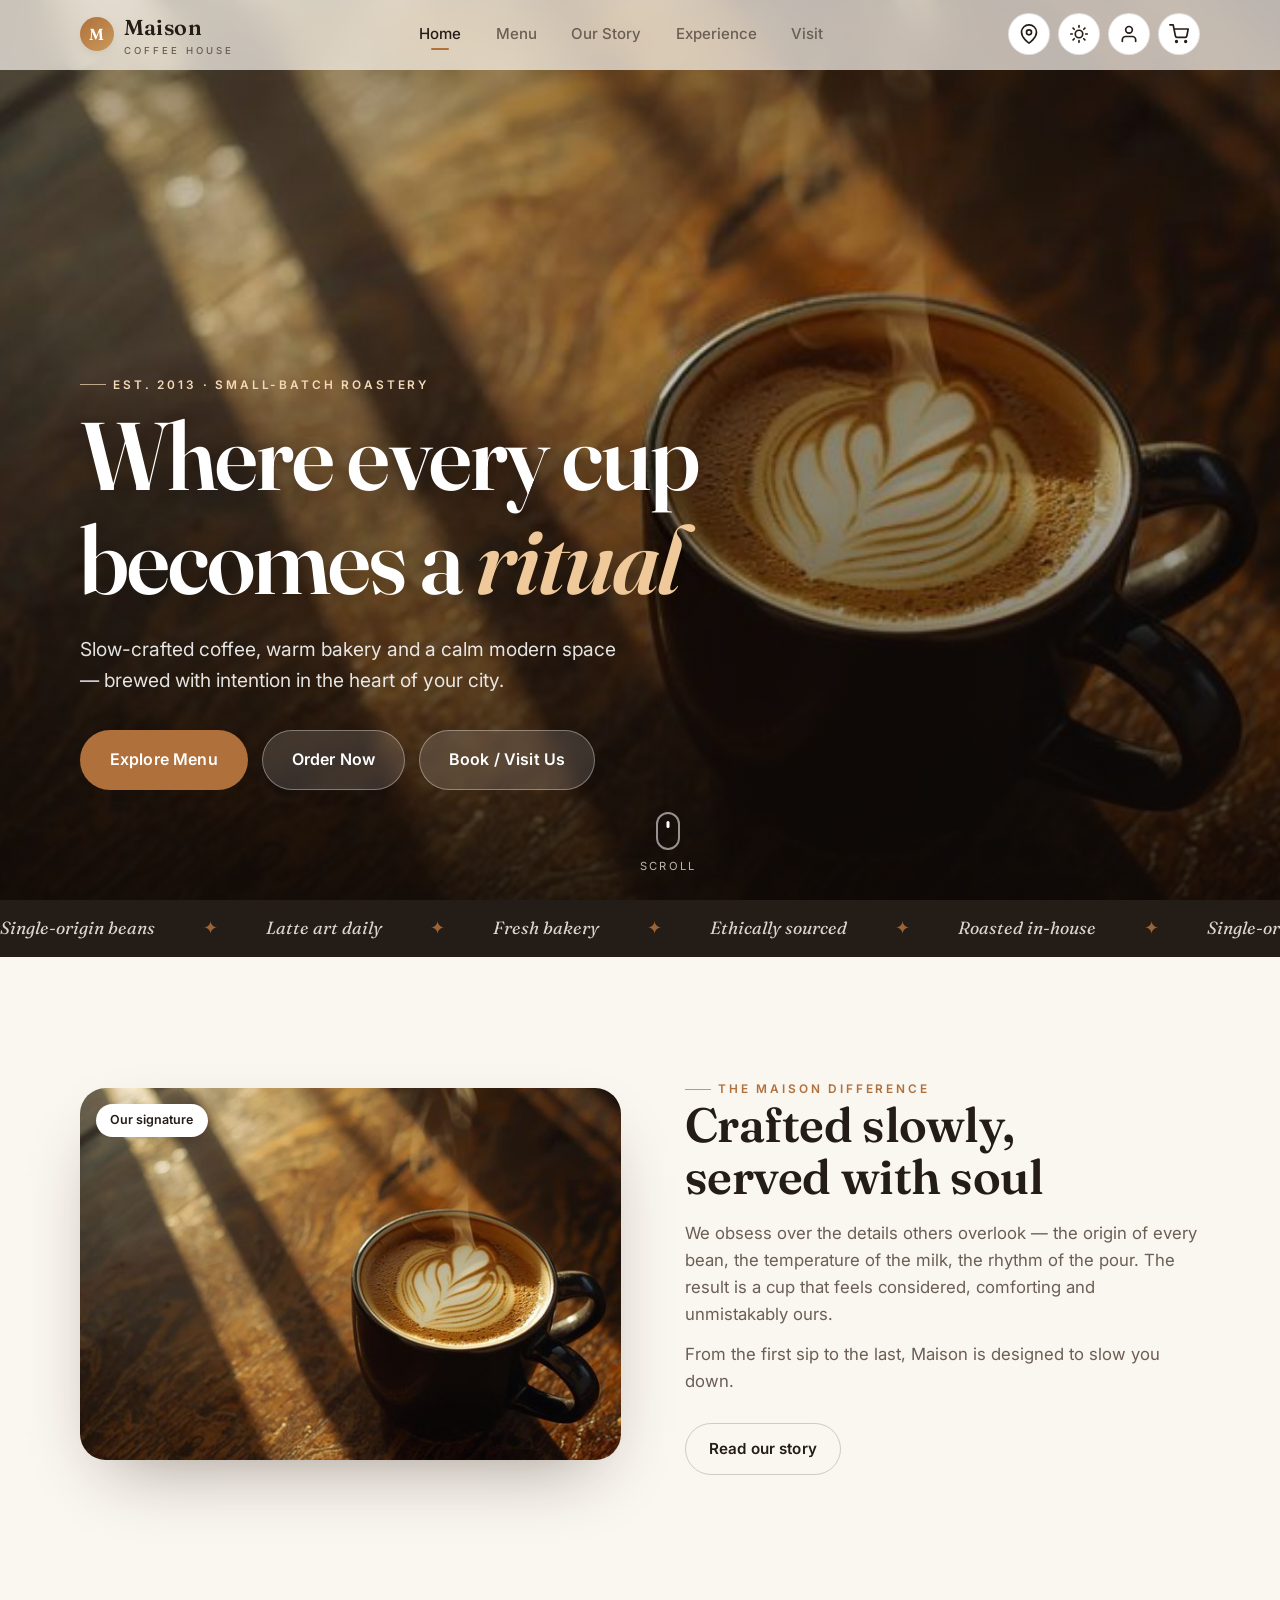
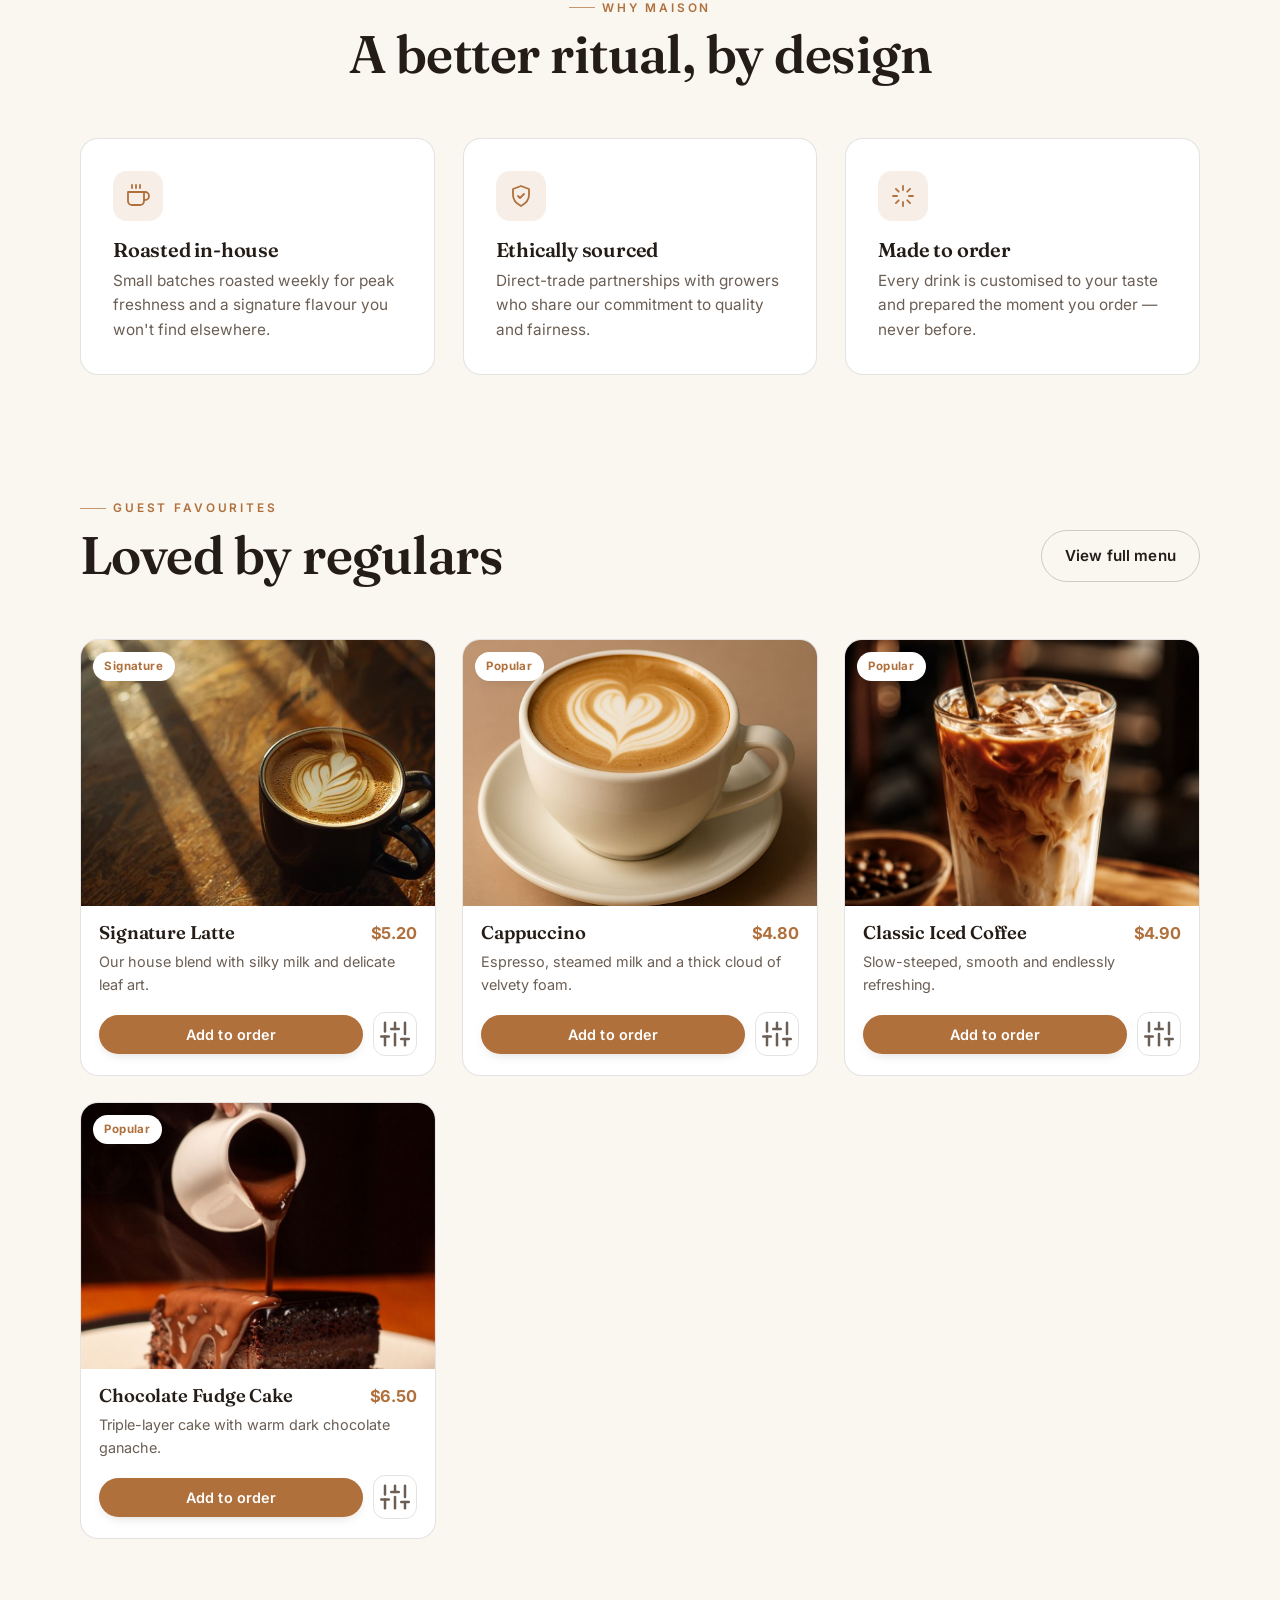
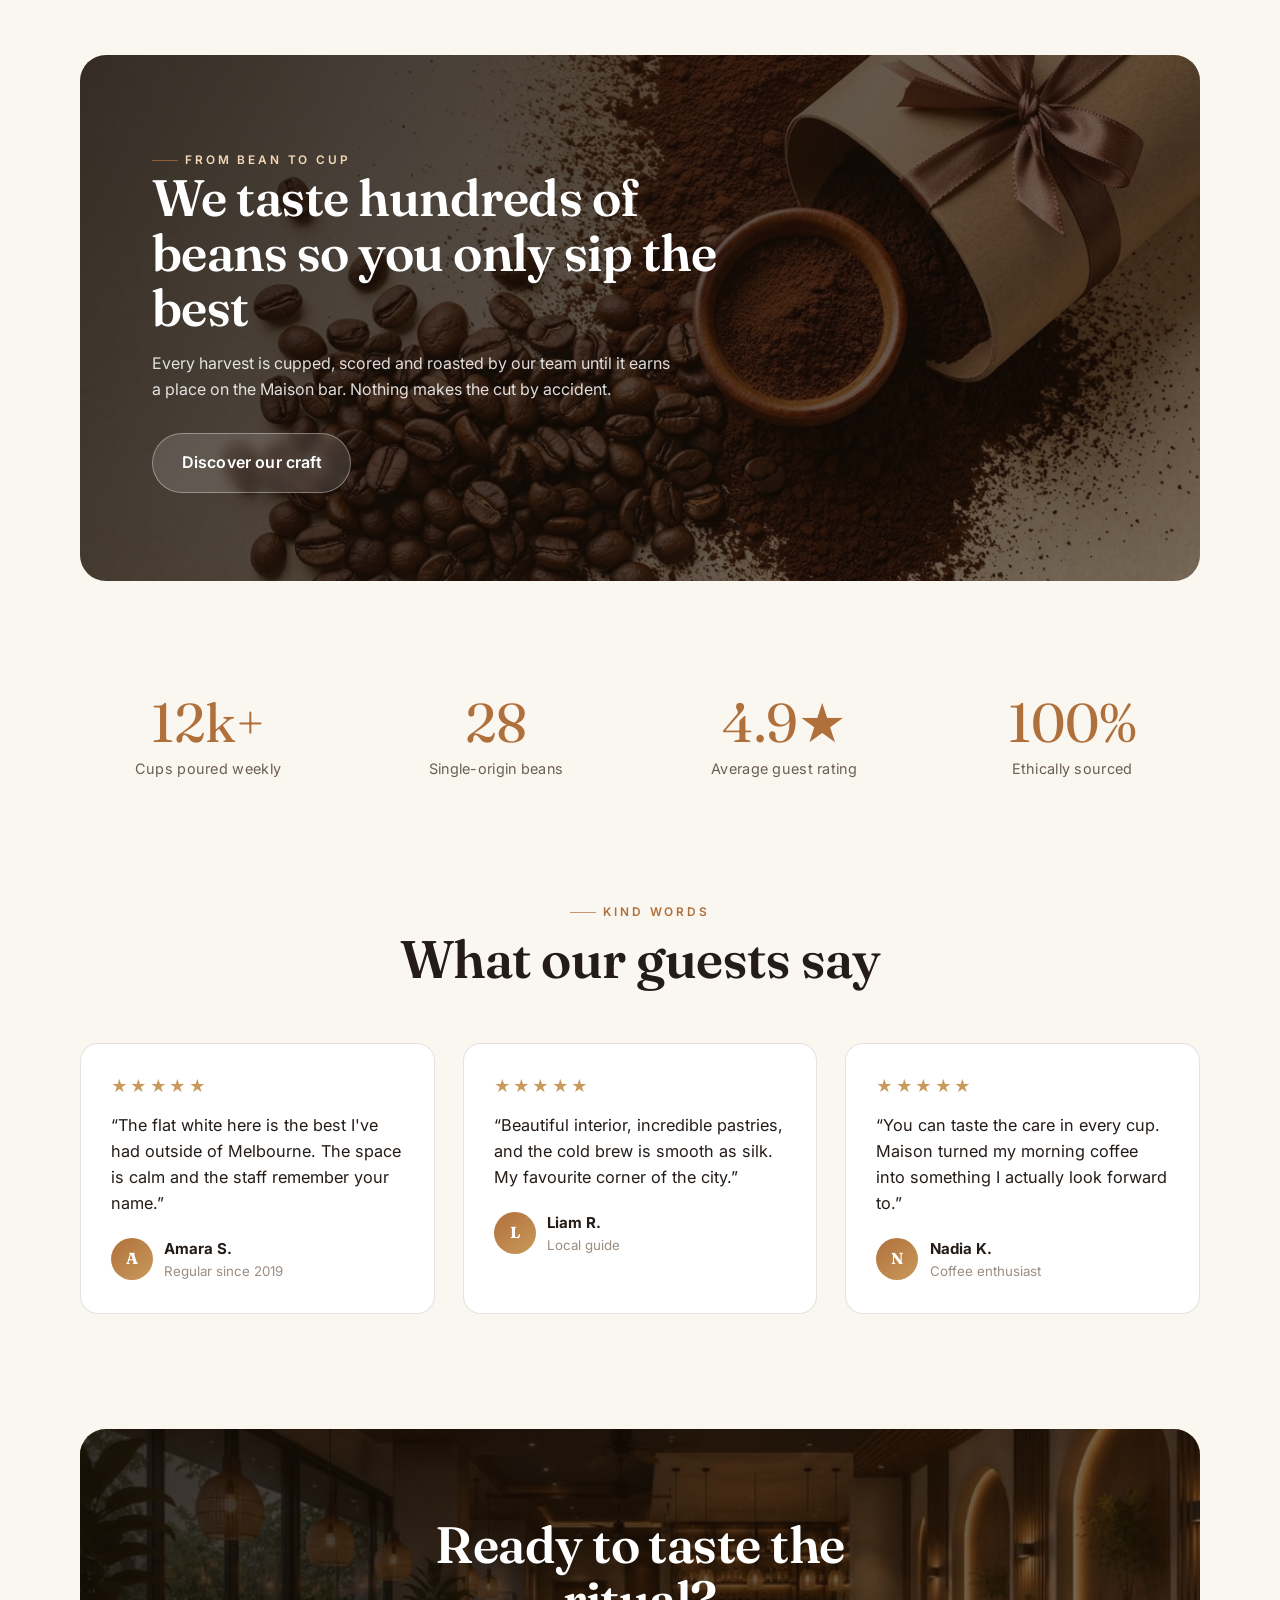
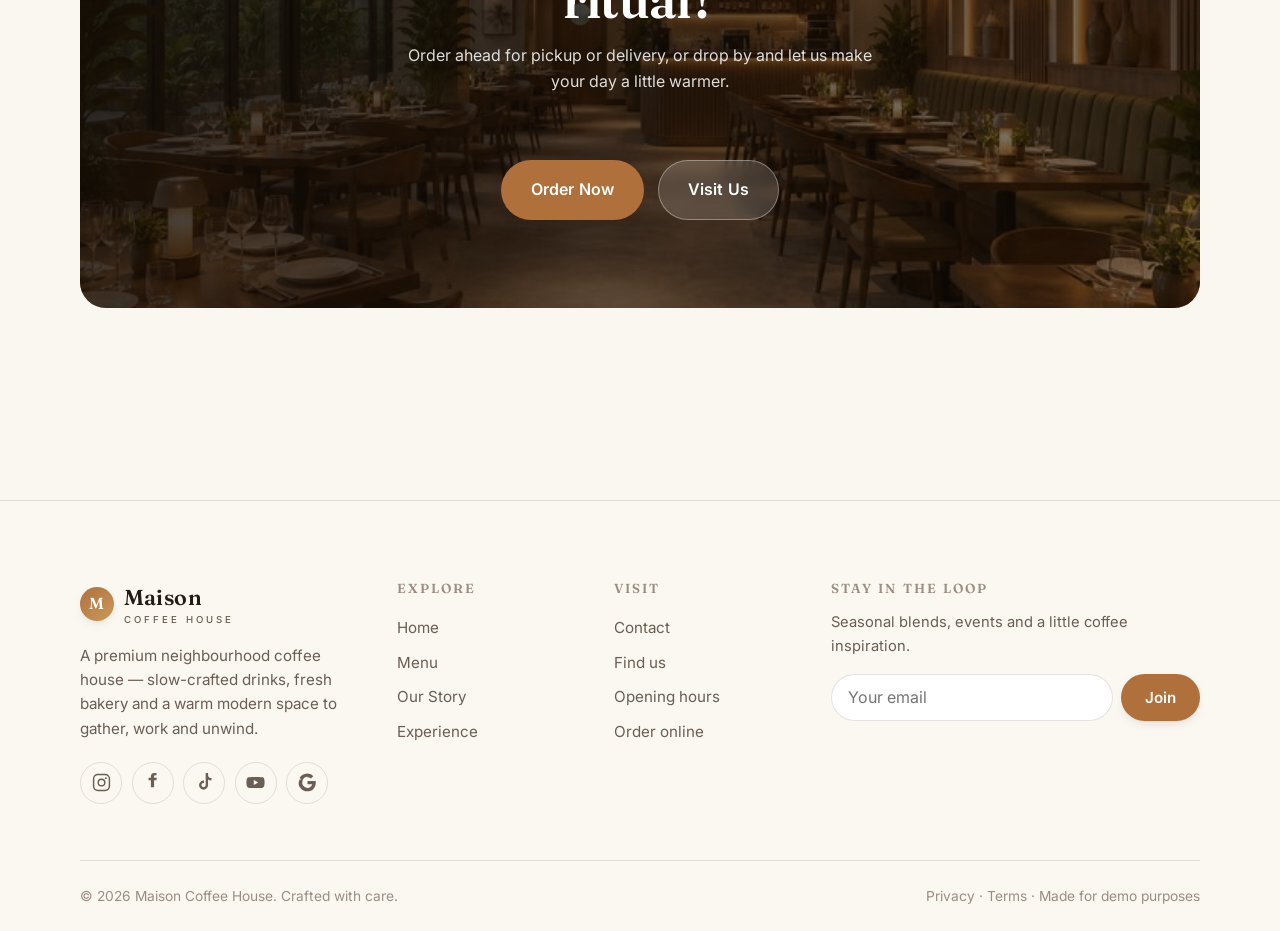
<file: index.html>
<!DOCTYPE html>
<html lang="en" data-theme="light">
<head>
<meta charset="UTF-8">
<meta name="viewport" content="width=device-width, initial-scale=1, viewport-fit=cover">
<title>Maison — Premium Coffee House</title>
<meta name="description" content="Maison is a premium neighbourhood café serving artfully crafted coffee, fresh bakery and a warm, modern space to gather.">
<meta name="theme-color" content="#faf6f0" media="(prefers-color-scheme: light)">
<meta name="theme-color" content="#14100d" media="(prefers-color-scheme: dark)">
<script>
  // No-flash theme: apply before first paint
  (function(){try{var t=JSON.parse(localStorage.getItem('maison-theme'));if(t==='dark'||t==='light')document.documentElement.setAttribute('data-theme',t);}catch(e){}})();
</script>
<link rel="preconnect" href="https://fonts.googleapis.com">
<link rel="preconnect" href="https://fonts.gstatic.com" crossorigin>
<link href="https://fonts.googleapis.com/css2?family=Fraunces:ital,opsz,wght@0,9..144,400;0,9..144,500;0,9..144,600;1,9..144,400;1,9..144,500&family=Inter:wght@400;500;600;700&display=swap" rel="stylesheet">
<link rel="preload" as="video" href="assets/video/hero-desktop.mp4">
<link rel="stylesheet" href="css/styles.css">
</head>
<body>

<!-- ============ HEADER ============ -->
<header class="site-header" id="header">
  <nav class="nav">
    <a href="index.html" class="brand" aria-label="Maison home">
      <span class="mark">M</span>
      <span>Maison<small>Coffee House</small></span>
    </a>
    <div class="nav-links">
      <a href="index.html" class="active">Home</a>
      <a href="menu.html">Menu</a>
      <a href="about.html">Our Story</a>
      <a href="experience.html">Experience</a>
      <a href="contact.html">Visit</a>
    </div>
    <div class="nav-actions">
      <button class="icon-btn" data-open-loc title="Location" aria-label="Choose location">
        <svg viewBox="0 0 24 24" fill="none" stroke="currentColor" stroke-width="2" stroke-linecap="round" stroke-linejoin="round"><path d="M21 10c0 7-9 13-9 13s-9-6-9-13a9 9 0 0 1 18 0Z"/><circle cx="12" cy="10" r="3"/></svg>
      </button>
      <button class="icon-btn theme-toggle" id="themeToggle" title="Toggle theme" aria-label="Toggle dark mode">
        <span class="sun"><svg viewBox="0 0 24 24" fill="none" stroke="currentColor" stroke-width="2" stroke-linecap="round"><circle cx="12" cy="12" r="4.5"/><path d="M12 2v2M12 20v2M4.9 4.9l1.4 1.4M17.7 17.7l1.4 1.4M2 12h2M20 12h2M4.9 19.1l1.4-1.4M17.7 6.3l1.4-1.4"/></svg></span>
        <span class="moon"><svg viewBox="0 0 24 24" fill="currentColor"><path d="M21 12.8A9 9 0 1 1 11.2 3a7 7 0 0 0 9.8 9.8Z"/></svg></span>
      </button>
      <button class="icon-btn" data-open-auth="signin" title="Account" aria-label="Sign in">
        <svg viewBox="0 0 24 24" fill="none" stroke="currentColor" stroke-width="2" stroke-linecap="round" stroke-linejoin="round"><path d="M20 21v-2a4 4 0 0 0-4-4H8a4 4 0 0 0-4 4v2"/><circle cx="12" cy="7" r="4"/></svg>
      </button>
      <button class="icon-btn cart-btn" data-open-cart title="Your order" aria-label="Open order">
        <svg viewBox="0 0 24 24" fill="none" stroke="currentColor" stroke-width="2" stroke-linecap="round" stroke-linejoin="round"><circle cx="9" cy="21" r="1"/><circle cx="20" cy="21" r="1"/><path d="M1 1h4l2.7 13.4a2 2 0 0 0 2 1.6h9.7a2 2 0 0 0 2-1.6L23 6H6"/></svg>
        <span class="cart-count">0</span>
      </button>
      <button class="icon-btn hamburger" id="hamburger" aria-label="Menu" aria-expanded="false">
        <svg viewBox="0 0 24 24" fill="none" stroke="currentColor" stroke-width="2" stroke-linecap="round"><path d="M3 6h18M3 12h18M3 18h18"/></svg>
      </button>
    </div>
  </nav>
</header>

<!-- mobile nav -->
<div class="mobile-nav" id="mobileNav">
  <a href="index.html">Home</a>
  <a href="menu.html">Menu</a>
  <a href="about.html">Our Story</a>
  <a href="experience.html">Experience</a>
  <a href="contact.html">Visit</a>
  <div class="mnav-foot">
    <a href="menu.html" class="btn btn-primary">Order Now</a>
    <button class="btn btn-ghost" data-open-loc><span data-loc-text>Set location</span></button>
  </div>
</div>

<main>
  <!-- ============ HERO ============ -->
  <section class="hero">
    <div class="hero-media">
      <video class="v-desktop" autoplay muted loop playsinline preload="auto" poster="assets/img/hero-latte.jpg">
        <source src="assets/video/hero-desktop.mp4" type="video/mp4">
      </video>
      <video class="v-mobile" autoplay muted loop playsinline preload="auto" poster="assets/img/hero-latte.jpg">
        <source src="assets/video/hero-mobile.mp4" type="video/mp4">
      </video>
    </div>
    <div class="hero-inner">
      <span class="eyebrow reveal">Est. 2013 · Small-batch roastery</span>
      <h1 class="reveal" data-delay="1">Where every cup<br>becomes a <em>ritual</em></h1>
      <p class="hero-sub reveal" data-delay="2">Slow-crafted coffee, warm bakery and a calm modern space — brewed with intention in the heart of your city.</p>
      <div class="hero-cta reveal" data-delay="3">
        <a href="menu.html" class="btn btn-primary btn-lg">Explore Menu</a>
        <a href="menu.html" class="btn btn-light btn-lg" data-open-cart-hint>Order Now</a>
        <a href="contact.html" class="btn btn-light btn-lg">Book / Visit Us</a>
      </div>
    </div>
    <div class="scroll-hint reveal" data-delay="4"><span class="mouse"></span>Scroll</div>
  </section>

  <!-- marquee strip -->
  <div class="strip" aria-hidden="true">
    <div class="marquee">
      <span>Single-origin beans</span><span>Latte art daily</span><span>Fresh bakery</span><span>Ethically sourced</span><span>Roasted in-house</span>
      <span>Single-origin beans</span><span>Latte art daily</span><span>Fresh bakery</span><span>Ethically sourced</span><span>Roasted in-house</span>
    </div>
  </div>

  <!-- ============ FEATURE / INTRO ============ -->
  <section class="section">
    <div class="container">
      <div class="feature">
        <div class="feature-media reveal">
          <span class="tag">Our signature</span>
          <img src="assets/img/hero-latte.jpg" alt="Signature latte with leaf art on a wooden table" loading="lazy" decoding="async">
        </div>
        <div>
          <span class="eyebrow reveal">The Maison difference</span>
          <h2 class="reveal" data-delay="1">Crafted slowly,<br>served with soul</h2>
          <p class="reveal" data-delay="2">We obsess over the details others overlook — the origin of every bean, the temperature of the milk, the rhythm of the pour. The result is a cup that feels considered, comforting and unmistakably ours.</p>
          <p class="reveal" data-delay="3" style="margin-top:.8rem">From the first sip to the last, Maison is designed to slow you down.</p>
          <a href="about.html" class="btn btn-ghost reveal" data-delay="3">Read our story</a>
        </div>
      </div>
    </div>
  </section>

  <!-- ============ VALUES ============ -->
  <section class="section" style="padding-top:0">
    <div class="container">
      <div class="section-head text-center mx-auto">
        <span class="eyebrow reveal">Why Maison</span>
        <h2 class="reveal" data-delay="1">A better ritual, by design</h2>
      </div>
      <div class="grid grid-3">
        <div class="value-card reveal">
          <div class="ic"><svg viewBox="0 0 24 24" fill="none" stroke="currentColor" stroke-width="1.8" stroke-linecap="round" stroke-linejoin="round"><path d="M18 8h1a4 4 0 0 1 0 8h-1"/><path d="M2 8h16v9a4 4 0 0 1-4 4H6a4 4 0 0 1-4-4Z"/><path d="M6 1v3M10 1v3M14 1v3"/></svg></div>
          <h3>Roasted in-house</h3>
          <p>Small batches roasted weekly for peak freshness and a signature flavour you won't find elsewhere.</p>
        </div>
        <div class="value-card reveal" data-delay="1">
          <div class="ic"><svg viewBox="0 0 24 24" fill="none" stroke="currentColor" stroke-width="1.8" stroke-linecap="round" stroke-linejoin="round"><path d="M12 2 4 5v6c0 5 3.4 8.5 8 11 4.6-2.5 8-6 8-11V5l-8-3Z"/><path d="m9 12 2 2 4-4"/></svg></div>
          <h3>Ethically sourced</h3>
          <p>Direct-trade partnerships with growers who share our commitment to quality and fairness.</p>
        </div>
        <div class="value-card reveal" data-delay="2">
          <div class="ic"><svg viewBox="0 0 24 24" fill="none" stroke="currentColor" stroke-width="1.8" stroke-linecap="round" stroke-linejoin="round"><path d="M12 2v4M12 18v4M4.9 4.9l2.8 2.8M16.3 16.3l2.8 2.8M2 12h4M18 12h4M4.9 19.1l2.8-2.8M16.3 7.7l2.8-2.8"/></svg></div>
          <h3>Made to order</h3>
          <p>Every drink is customised to your taste and prepared the moment you order — never before.</p>
        </div>
      </div>
    </div>
  </section>

  <!-- ============ FEATURED MENU RAIL ============ -->
  <section class="section" style="padding-top:0">
    <div class="container">
      <div class="section-head" style="display:flex;justify-content:space-between;align-items:flex-end;max-width:none;gap:1rem;flex-wrap:wrap">
        <div>
          <span class="eyebrow reveal">Guest favourites</span>
          <h2 class="reveal" data-delay="1">Loved by regulars</h2>
        </div>
        <a href="menu.html" class="btn btn-ghost reveal" data-delay="2">View full menu</a>
      </div>
      <div class="menu-grid" id="featuredRail"></div>
    </div>
  </section>

  <!-- ============ BAND (beans video) ============ -->
  <section class="section" style="padding-block:0">
    <div class="container">
      <div class="band reveal">
        <div class="band-media">
          <video autoplay muted loop playsinline preload="none" poster="assets/img/beans-flatlay.png">
            <source src="assets/video/beans.mp4" type="video/mp4">
          </video>
        </div>
        <div class="band-inner">
          <span class="eyebrow" style="color:#f4d9b8">From bean to cup</span>
          <h2>We taste hundreds of beans so you only sip the best</h2>
          <p>Every harvest is cupped, scored and roasted by our team until it earns a place on the Maison bar. Nothing makes the cut by accident.</p>
          <a href="about.html" class="btn btn-light btn-lg">Discover our craft</a>
        </div>
      </div>
    </div>
  </section>

  <!-- ============ STATS ============ -->
  <section class="section">
    <div class="container">
      <div class="stats">
        <div class="stat reveal"><div class="num">12k+</div><div class="lbl">Cups poured weekly</div></div>
        <div class="stat reveal" data-delay="1"><div class="num">28</div><div class="lbl">Single-origin beans</div></div>
        <div class="stat reveal" data-delay="2"><div class="num">4.9★</div><div class="lbl">Average guest rating</div></div>
        <div class="stat reveal" data-delay="3"><div class="num">100%</div><div class="lbl">Ethically sourced</div></div>
      </div>
    </div>
  </section>

  <!-- ============ TESTIMONIALS ============ -->
  <section class="section" style="padding-top:0">
    <div class="container">
      <div class="section-head text-center mx-auto">
        <span class="eyebrow reveal">Kind words</span>
        <h2 class="reveal" data-delay="1">What our guests say</h2>
      </div>
      <div class="grid grid-3">
        <div class="quote-card reveal">
          <div class="stars">★★★★★</div>
          <p>“The flat white here is the best I've had outside of Melbourne. The space is calm and the staff remember your name.”</p>
          <div class="who"><span class="av">A</span><div><b>Amara S.</b><small>Regular since 2019</small></div></div>
        </div>
        <div class="quote-card reveal" data-delay="1">
          <div class="stars">★★★★★</div>
          <p>“Beautiful interior, incredible pastries, and the cold brew is smooth as silk. My favourite corner of the city.”</p>
          <div class="who"><span class="av">L</span><div><b>Liam R.</b><small>Local guide</small></div></div>
        </div>
        <div class="quote-card reveal" data-delay="2">
          <div class="stars">★★★★★</div>
          <p>“You can taste the care in every cup. Maison turned my morning coffee into something I actually look forward to.”</p>
          <div class="who"><span class="av">N</span><div><b>Nadia K.</b><small>Coffee enthusiast</small></div></div>
        </div>
      </div>
    </div>
  </section>

  <!-- ============ CTA ============ -->
  <section class="section" style="padding-top:0">
    <div class="container">
      <div class="band reveal" style="text-align:center">
        <div class="band-media"><img src="assets/img/interior.jpg" alt="Warm Maison café interior" loading="lazy"></div>
        <div class="band-inner" style="max-width:620px;margin-inline:auto">
          <h2 style="margin-inline:auto">Ready to taste the ritual?</h2>
          <p style="margin-inline:auto">Order ahead for pickup or delivery, or drop by and let us make your day a little warmer.</p>
          <div class="hero-cta" style="justify-content:center">
            <a href="menu.html" class="btn btn-primary btn-lg">Order Now</a>
            <a href="contact.html" class="btn btn-light btn-lg">Visit Us</a>
          </div>
        </div>
      </div>
    </div>
  </section>
</main>

<!-- ============ FOOTER ============ -->
<footer class="site-footer">
  <div class="container">
    <div class="footer-grid">
      <div class="footer-brand">
        <a href="index.html" class="brand"><span class="mark">M</span><span>Maison<small>Coffee House</small></span></a>
        <p>A premium neighbourhood coffee house — slow-crafted drinks, fresh bakery and a warm modern space to gather, work and unwind.</p>
        <div class="socials">
          <a href="#" aria-label="Instagram"><svg viewBox="0 0 24 24" fill="none" stroke="currentColor" stroke-width="1.8"><rect x="2" y="2" width="20" height="20" rx="5.5"/><circle cx="12" cy="12" r="4.2"/><circle cx="17.5" cy="6.5" r="1.2" fill="currentColor" stroke="none"/></svg></a>
          <a href="#" aria-label="Facebook"><svg viewBox="0 0 24 24" fill="currentColor"><path d="M14 9h3l.4-3H14V4.2c0-.9.3-1.4 1.6-1.4H17V.1C16.6.1 15.5 0 14.3 0 11.7 0 10 1.6 10 4v2H7v3h3v9h4V9Z"/></svg></a>
          <a href="#" aria-label="TikTok"><svg viewBox="0 0 24 24" fill="currentColor"><path d="M16.5 0h-3v15.3a2.7 2.7 0 1 1-2.7-2.7c.2 0 .4 0 .6.1V9.6a6 6 0 0 0-.6 0 5.7 5.7 0 1 0 5.7 5.7V8.1a7.3 7.3 0 0 0 4.3 1.4V6.4a4.3 4.3 0 0 1-4.3-4.3V0Z"/></svg></a>
          <a href="#" aria-label="YouTube"><svg viewBox="0 0 24 24" fill="currentColor"><path d="M23 7.5a3 3 0 0 0-2.1-2.1C19 4.9 12 4.9 12 4.9s-7 0-8.9.5A3 3 0 0 0 1 7.5 31 31 0 0 0 .5 12 31 31 0 0 0 1 16.5a3 3 0 0 0 2.1 2.1c1.9.5 8.9.5 8.9.5s7 0 8.9-.5a3 3 0 0 0 2.1-2.1A31 31 0 0 0 23.5 12 31 31 0 0 0 23 7.5ZM9.8 15.3V8.7l5.7 3.3-5.7 3.3Z"/></svg></a>
          <a href="#" aria-label="Google"><svg viewBox="0 0 24 24" fill="currentColor"><path d="M22.5 12.2c0-.7-.1-1.4-.2-2H12v3.9h5.9a5 5 0 0 1-2.2 3.3v2.7h3.5c2-1.9 3.3-4.7 3.3-7.9Zm-10.5 11c3 0 5.5-1 7.3-2.7l-3.5-2.7c-1 .7-2.3 1.1-3.8 1.1-2.9 0-5.4-2-6.3-4.6H2v2.8A11 11 0 0 0 12 23.2Zm-6.3-8.1a6.6 6.6 0 0 1 0-4.2V8.1H2a11 11 0 0 0 0 9.8l3.7-2.8Zm6.3-9.7c1.6 0 3 .6 4.2 1.7l3.1-3.1A11 11 0 0 0 2 6.2l3.7 2.8C6.6 6.6 9.1 4.6 12 4.6Z"/></svg></a>
        </div>
      </div>
      <div class="footer-col">
        <h4>Explore</h4>
        <a href="index.html">Home</a>
        <a href="menu.html">Menu</a>
        <a href="about.html">Our Story</a>
        <a href="experience.html">Experience</a>
      </div>
      <div class="footer-col">
        <h4>Visit</h4>
        <a href="contact.html">Contact</a>
        <a href="contact.html">Find us</a>
        <a href="contact.html">Opening hours</a>
        <a href="menu.html">Order online</a>
      </div>
      <div class="footer-col">
        <h4>Stay in the loop</h4>
        <p style="color:var(--ink-soft);font-size:.92rem">Seasonal blends, events and a little coffee inspiration.</p>
        <form class="newsletter" data-demo-form="Thanks for subscribing!">
          <input type="email" required placeholder="Your email" aria-label="Email">
          <button class="btn btn-primary" type="submit">Join</button>
        </form>
      </div>
    </div>
    <div class="footer-bottom">
      <span>© <span data-year>2026</span> Maison Coffee House. Crafted with care.</span>
      <span>Privacy · Terms · Made for demo purposes</span>
    </div>
  </div>
</footer>

<script src="js/app.js"></script>
</body>
</html>
</file>
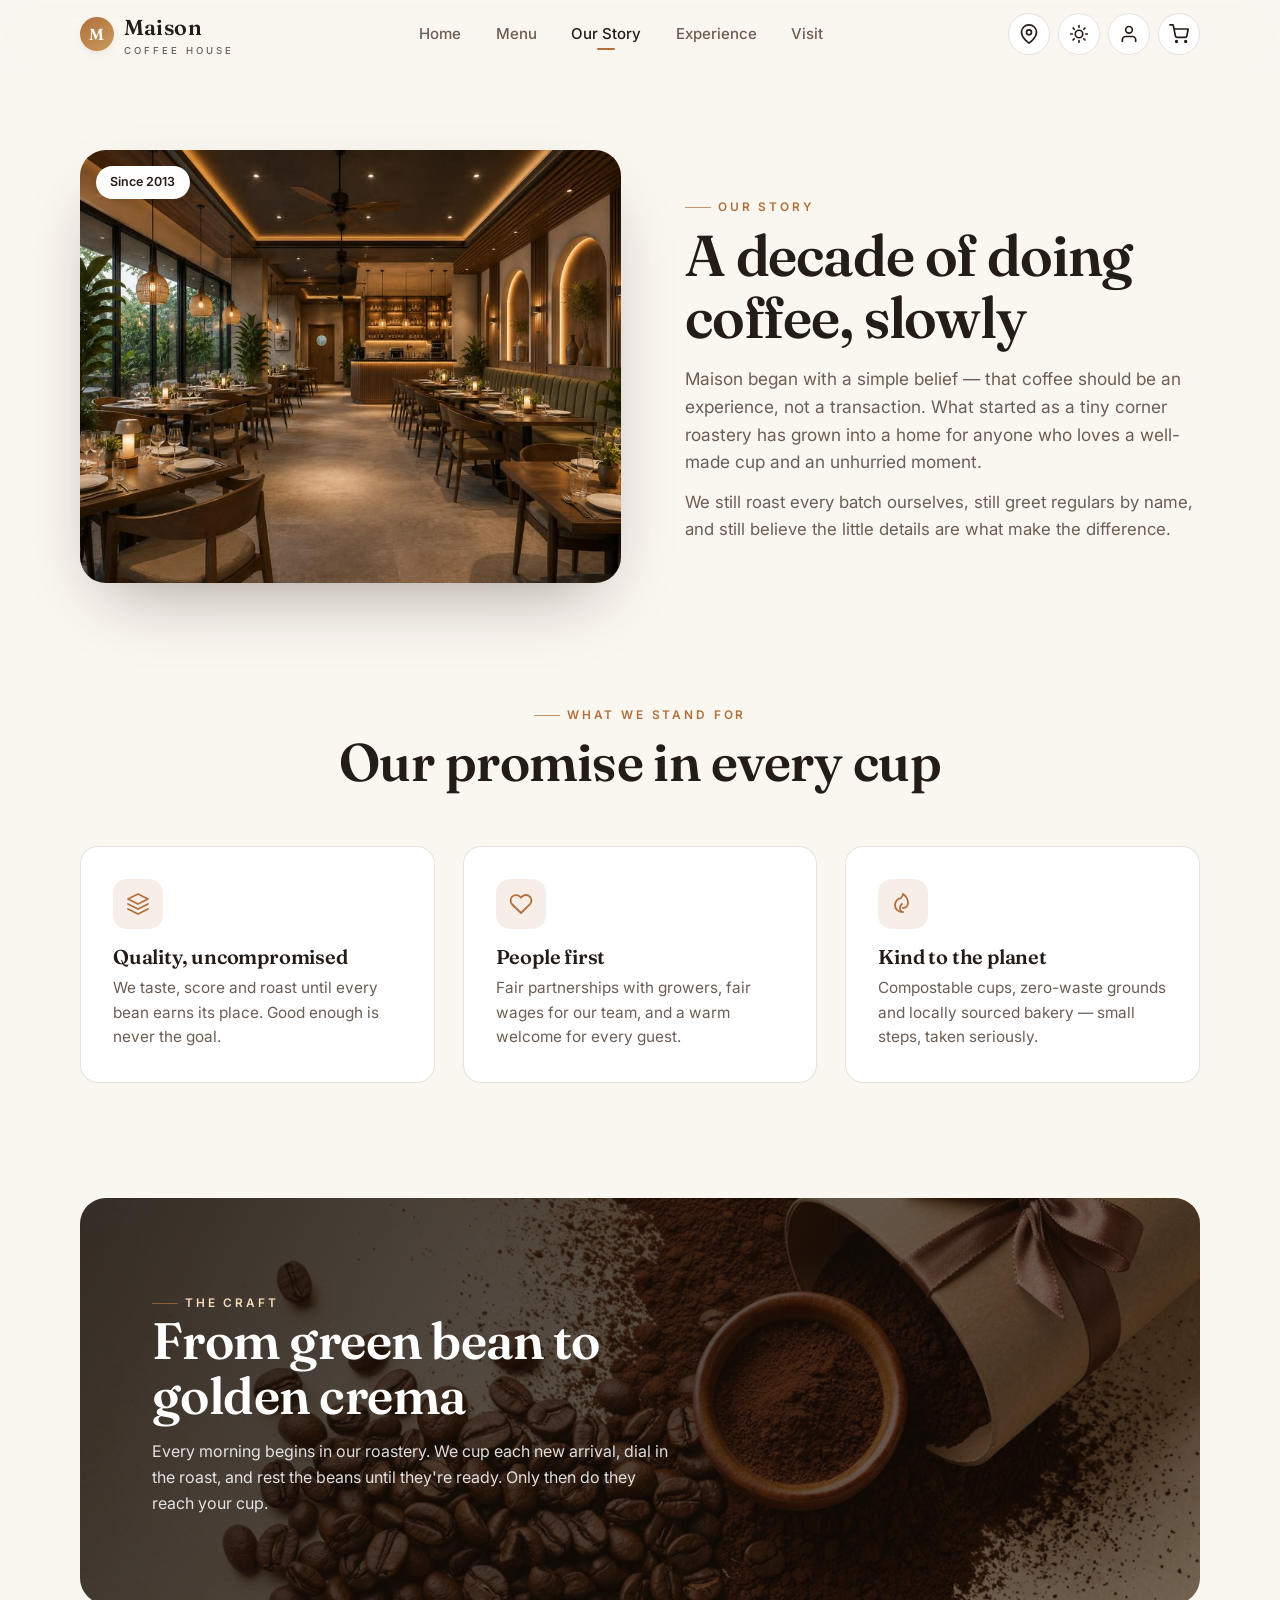
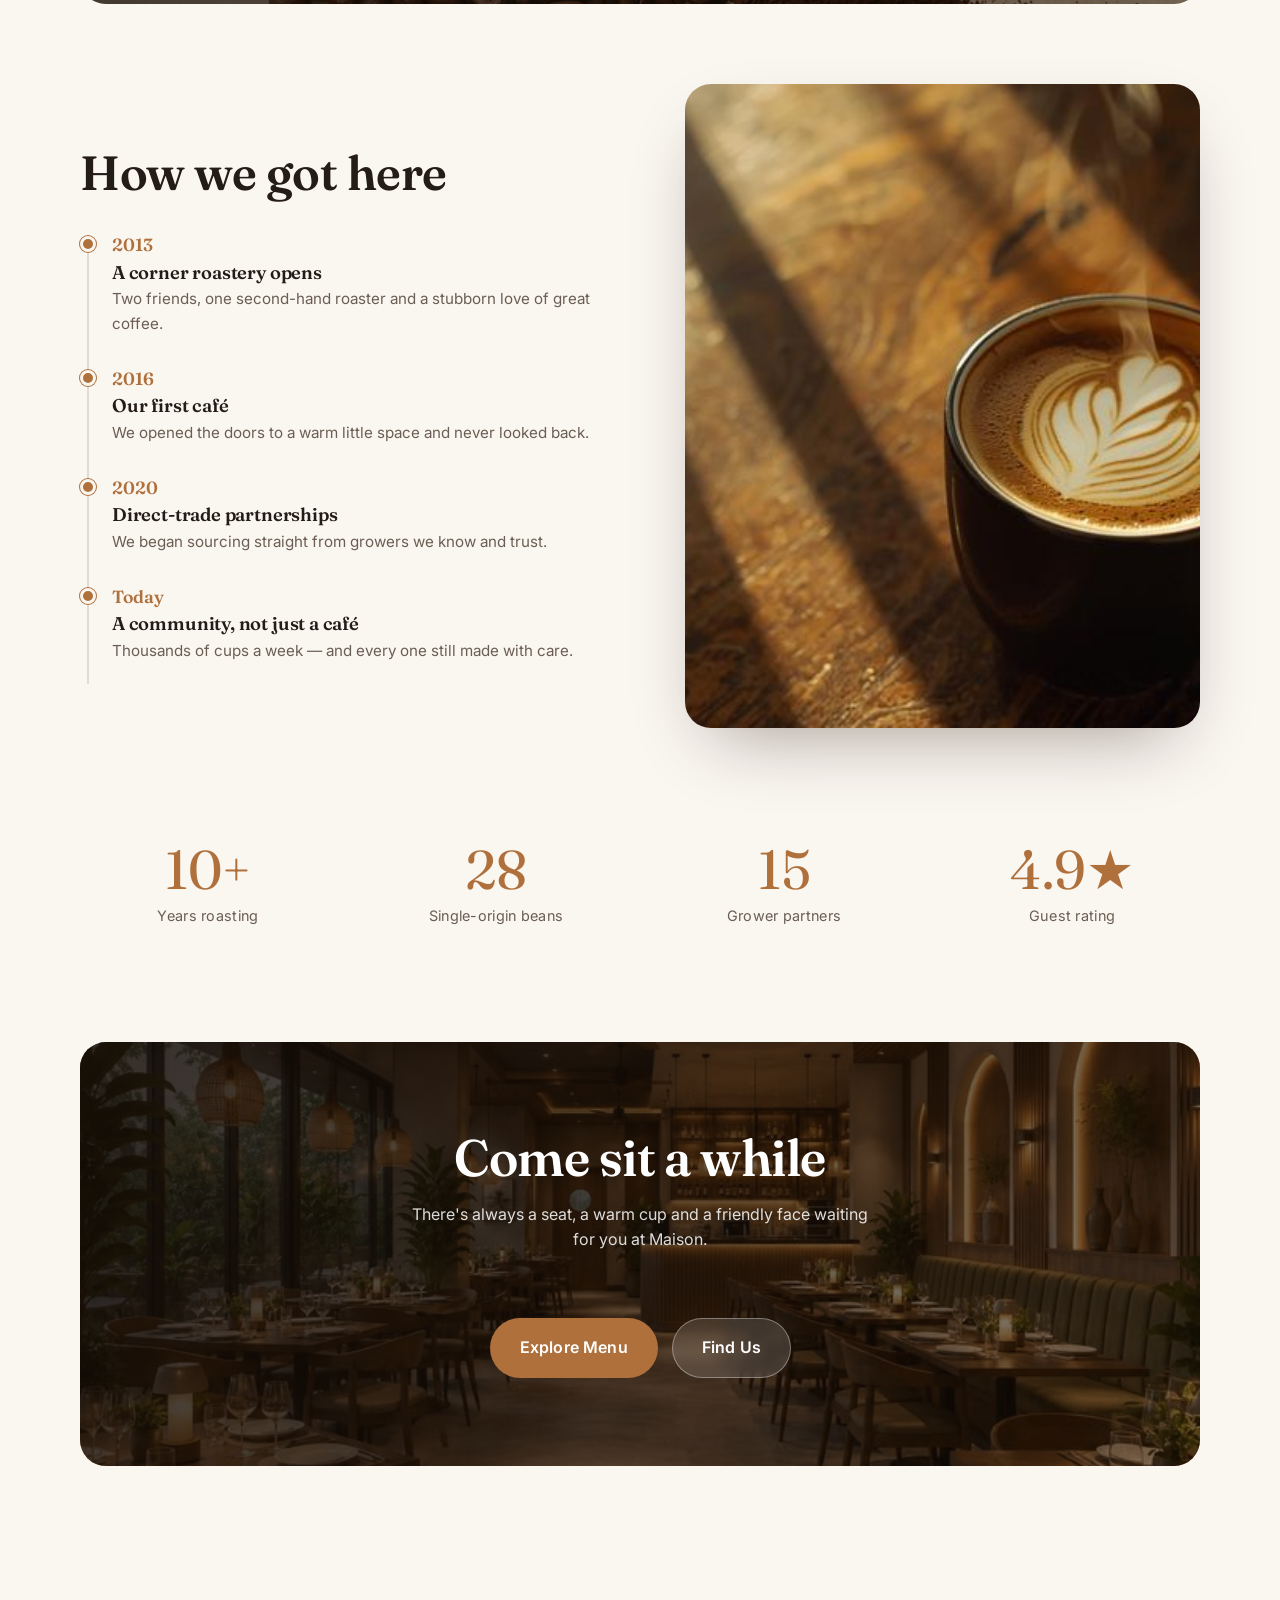
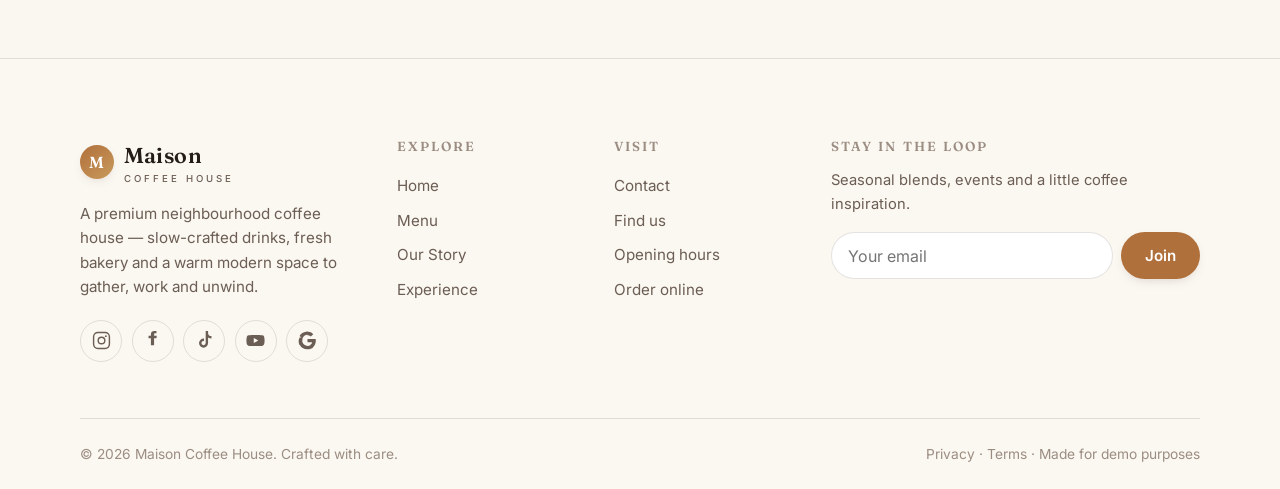
<file: about.html>
<!DOCTYPE html>
<html lang="en" data-theme="light">
<head>
<meta charset="UTF-8">
<meta name="viewport" content="width=device-width, initial-scale=1, viewport-fit=cover">
<title>Our Story — Maison Coffee House</title>
<meta name="description" content="The Maison story — a decade of slow-crafted coffee, ethical sourcing and building a warm space where people gather.">
<meta name="theme-color" content="#faf6f0" media="(prefers-color-scheme: light)">
<meta name="theme-color" content="#14100d" media="(prefers-color-scheme: dark)">
<script>(function(){try{var t=JSON.parse(localStorage.getItem('maison-theme'));if(t==='dark'||t==='light')document.documentElement.setAttribute('data-theme',t);}catch(e){}})();</script>
<link rel="preconnect" href="https://fonts.googleapis.com">
<link rel="preconnect" href="https://fonts.gstatic.com" crossorigin>
<link href="https://fonts.googleapis.com/css2?family=Fraunces:ital,opsz,wght@0,9..144,400;0,9..144,500;0,9..144,600;1,9..144,400;1,9..144,500&family=Inter:wght@400;500;600;700&display=swap" rel="stylesheet">
<link rel="stylesheet" href="css/styles.css">
</head>
<body>

<header class="site-header" id="header">
  <nav class="nav">
    <a href="index.html" class="brand" aria-label="Maison home"><span class="mark">M</span><span>Maison<small>Coffee House</small></span></a>
    <div class="nav-links">
      <a href="index.html">Home</a><a href="menu.html">Menu</a><a href="about.html" class="active">Our Story</a><a href="experience.html">Experience</a><a href="contact.html">Visit</a>
    </div>
    <div class="nav-actions">
      <button class="icon-btn" data-open-loc title="Location" aria-label="Choose location"><svg viewBox="0 0 24 24" fill="none" stroke="currentColor" stroke-width="2" stroke-linecap="round" stroke-linejoin="round"><path d="M21 10c0 7-9 13-9 13s-9-6-9-13a9 9 0 0 1 18 0Z"/><circle cx="12" cy="10" r="3"/></svg></button>
      <button class="icon-btn theme-toggle" id="themeToggle" title="Toggle theme" aria-label="Toggle dark mode">
        <span class="sun"><svg viewBox="0 0 24 24" fill="none" stroke="currentColor" stroke-width="2" stroke-linecap="round"><circle cx="12" cy="12" r="4.5"/><path d="M12 2v2M12 20v2M4.9 4.9l1.4 1.4M17.7 17.7l1.4 1.4M2 12h2M20 12h2M4.9 19.1l1.4-1.4M17.7 6.3l1.4-1.4"/></svg></span>
        <span class="moon"><svg viewBox="0 0 24 24" fill="currentColor"><path d="M21 12.8A9 9 0 1 1 11.2 3a7 7 0 0 0 9.8 9.8Z"/></svg></span>
      </button>
      <button class="icon-btn" data-open-auth="signin" title="Account" aria-label="Sign in"><svg viewBox="0 0 24 24" fill="none" stroke="currentColor" stroke-width="2" stroke-linecap="round" stroke-linejoin="round"><path d="M20 21v-2a4 4 0 0 0-4-4H8a4 4 0 0 0-4 4v2"/><circle cx="12" cy="7" r="4"/></svg></button>
      <button class="icon-btn cart-btn" data-open-cart title="Your order" aria-label="Open order"><svg viewBox="0 0 24 24" fill="none" stroke="currentColor" stroke-width="2" stroke-linecap="round" stroke-linejoin="round"><circle cx="9" cy="21" r="1"/><circle cx="20" cy="21" r="1"/><path d="M1 1h4l2.7 13.4a2 2 0 0 0 2 1.6h9.7a2 2 0 0 0 2-1.6L23 6H6"/></svg><span class="cart-count">0</span></button>
      <button class="icon-btn hamburger" id="hamburger" aria-label="Menu" aria-expanded="false"><svg viewBox="0 0 24 24" fill="none" stroke="currentColor" stroke-width="2" stroke-linecap="round"><path d="M3 6h18M3 12h18M3 18h18"/></svg></button>
    </div>
  </nav>
</header>
<div class="mobile-nav" id="mobileNav">
  <a href="index.html">Home</a><a href="menu.html">Menu</a><a href="about.html">Our Story</a><a href="experience.html">Experience</a><a href="contact.html">Visit</a>
  <div class="mnav-foot"><a href="menu.html" class="btn btn-primary">Order Now</a><a href="contact.html" class="btn btn-ghost">Visit Us</a></div>
</div>

<main>
  <!-- Hero -->
  <section class="section" style="padding-top:calc(var(--nav-h) + clamp(22px,7vw,80px))">
    <div class="container">
      <div class="feature">
        <div class="feature-media reveal" style="aspect-ratio:5/4">
          <span class="tag">Since 2013</span>
          <img src="assets/img/interior.jpg" alt="Warm interior of the Maison café" loading="lazy">
        </div>
        <div>
          <span class="eyebrow reveal">Our story</span>
          <h1 class="reveal" data-delay="1" style="font-family:var(--font-display);font-size:clamp(2rem,5.5vw,3.6rem);font-weight:600;letter-spacing:-.02em;margin-top:.5rem">A decade of doing coffee, slowly</h1>
          <p class="reveal" data-delay="2" style="color:var(--ink-soft);margin-top:1rem;font-size:1.08rem">Maison began with a simple belief — that coffee should be an experience, not a transaction. What started as a tiny corner roastery has grown into a home for anyone who loves a well-made cup and an unhurried moment.</p>
          <p class="reveal" data-delay="3" style="color:var(--ink-soft);margin-top:.8rem">We still roast every batch ourselves, still greet regulars by name, and still believe the little details are what make the difference.</p>
        </div>
      </div>
    </div>
  </section>

  <!-- Values -->
  <section class="section" style="padding-top:0">
    <div class="container">
      <div class="section-head text-center mx-auto">
        <span class="eyebrow reveal">What we stand for</span>
        <h2 class="reveal" data-delay="1">Our promise in every cup</h2>
      </div>
      <div class="grid grid-3">
        <div class="value-card reveal">
          <div class="ic"><svg viewBox="0 0 24 24" fill="none" stroke="currentColor" stroke-width="1.8" stroke-linecap="round" stroke-linejoin="round"><path d="M12 2 2 7l10 5 10-5-10-5Z"/><path d="m2 17 10 5 10-5M2 12l10 5 10-5"/></svg></div>
          <h3>Quality, uncompromised</h3>
          <p>We taste, score and roast until every bean earns its place. Good enough is never the goal.</p>
        </div>
        <div class="value-card reveal" data-delay="1">
          <div class="ic"><svg viewBox="0 0 24 24" fill="none" stroke="currentColor" stroke-width="1.8" stroke-linecap="round" stroke-linejoin="round"><path d="M20.8 4.6a5.5 5.5 0 0 0-7.8 0L12 5.7l-1-1a5.5 5.5 0 0 0-7.8 7.8l1 1L12 21l7.8-7.6 1-1a5.5 5.5 0 0 0 0-7.8Z"/></svg></div>
          <h3>People first</h3>
          <p>Fair partnerships with growers, fair wages for our team, and a warm welcome for every guest.</p>
        </div>
        <div class="value-card reveal" data-delay="2">
          <div class="ic"><svg viewBox="0 0 24 24" fill="none" stroke="currentColor" stroke-width="1.8" stroke-linecap="round" stroke-linejoin="round"><path d="M11 20A7 7 0 0 1 9.8 6.1C11 5 12 4 12 2c3 2 5 5 5 9a5 5 0 0 1-5 5"/><path d="M12 20c-1 0-3-1-3-4 0-2 1-3 2-4"/></svg></div>
          <h3>Kind to the planet</h3>
          <p>Compostable cups, zero-waste grounds and locally sourced bakery — small steps, taken seriously.</p>
        </div>
      </div>
    </div>
  </section>

  <!-- Timeline + beans band -->
  <section class="section" style="padding-top:0">
    <div class="container">
      <div class="band reveal" style="margin-bottom:clamp(48px,7vw,80px)">
        <div class="band-media">
          <video autoplay muted loop playsinline preload="none" poster="assets/img/beans-flatlay.png"><source src="assets/video/beans.mp4" type="video/mp4"></video>
        </div>
        <div class="band-inner">
          <span class="eyebrow" style="color:#f4d9b8">The craft</span>
          <h2>From green bean to golden crema</h2>
          <p>Every morning begins in our roastery. We cup each new arrival, dial in the roast, and rest the beans until they're ready. Only then do they reach your cup.</p>
        </div>
      </div>

      <div class="feature">
        <div>
          <span class="eyebrow reveal">The journey</span>
          <h2 class="reveal" data-delay="1">How we got here</h2>
          <div class="timeline mt-2">
            <div class="tl-item reveal"><div class="yr">2013</div><h4>A corner roastery opens</h4><p>Two friends, one second-hand roaster and a stubborn love of great coffee.</p></div>
            <div class="tl-item reveal" data-delay="1"><div class="yr">2016</div><h4>Our first café</h4><p>We opened the doors to a warm little space and never looked back.</p></div>
            <div class="tl-item reveal" data-delay="2"><div class="yr">2020</div><h4>Direct-trade partnerships</h4><p>We began sourcing straight from growers we know and trust.</p></div>
            <div class="tl-item reveal" data-delay="3"><div class="yr">Today</div><h4>A community, not just a café</h4><p>Thousands of cups a week — and every one still made with care.</p></div>
          </div>
        </div>
        <div class="feature-media reveal" style="aspect-ratio:4/5">
          <img src="assets/img/hero-latte.jpg" alt="Latte art being crafted" loading="lazy">
        </div>
      </div>
    </div>
  </section>

  <!-- Stats -->
  <section class="section" style="padding-top:0">
    <div class="container">
      <div class="stats">
        <div class="stat reveal"><div class="num">10+</div><div class="lbl">Years roasting</div></div>
        <div class="stat reveal" data-delay="1"><div class="num">28</div><div class="lbl">Single-origin beans</div></div>
        <div class="stat reveal" data-delay="2"><div class="num">15</div><div class="lbl">Grower partners</div></div>
        <div class="stat reveal" data-delay="3"><div class="num">4.9★</div><div class="lbl">Guest rating</div></div>
      </div>
    </div>
  </section>

  <!-- CTA -->
  <section class="section" style="padding-top:0">
    <div class="container">
      <div class="band reveal" style="text-align:center">
        <div class="band-media"><img src="assets/img/interior.jpg" alt="Maison café interior" loading="lazy"></div>
        <div class="band-inner" style="max-width:600px;margin-inline:auto">
          <h2 style="margin-inline:auto">Come sit a while</h2>
          <p style="margin-inline:auto">There's always a seat, a warm cup and a friendly face waiting for you at Maison.</p>
          <div class="hero-cta" style="justify-content:center">
            <a href="menu.html" class="btn btn-primary btn-lg">Explore Menu</a>
            <a href="contact.html" class="btn btn-light btn-lg">Find Us</a>
          </div>
        </div>
      </div>
    </div>
  </section>
</main>

<footer class="site-footer">
  <div class="container">
    <div class="footer-grid">
      <div class="footer-brand">
        <a href="index.html" class="brand"><span class="mark">M</span><span>Maison<small>Coffee House</small></span></a>
        <p>A premium neighbourhood coffee house — slow-crafted drinks, fresh bakery and a warm modern space to gather, work and unwind.</p>
        <div class="socials">
          <a href="#" aria-label="Instagram"><svg viewBox="0 0 24 24" fill="none" stroke="currentColor" stroke-width="1.8"><rect x="2" y="2" width="20" height="20" rx="5.5"/><circle cx="12" cy="12" r="4.2"/><circle cx="17.5" cy="6.5" r="1.2" fill="currentColor" stroke="none"/></svg></a>
          <a href="#" aria-label="Facebook"><svg viewBox="0 0 24 24" fill="currentColor"><path d="M14 9h3l.4-3H14V4.2c0-.9.3-1.4 1.6-1.4H17V.1C16.6.1 15.5 0 14.3 0 11.7 0 10 1.6 10 4v2H7v3h3v9h4V9Z"/></svg></a>
          <a href="#" aria-label="TikTok"><svg viewBox="0 0 24 24" fill="currentColor"><path d="M16.5 0h-3v15.3a2.7 2.7 0 1 1-2.7-2.7c.2 0 .4 0 .6.1V9.6a6 6 0 0 0-.6 0 5.7 5.7 0 1 0 5.7 5.7V8.1a7.3 7.3 0 0 0 4.3 1.4V6.4a4.3 4.3 0 0 1-4.3-4.3V0Z"/></svg></a>
          <a href="#" aria-label="YouTube"><svg viewBox="0 0 24 24" fill="currentColor"><path d="M23 7.5a3 3 0 0 0-2.1-2.1C19 4.9 12 4.9 12 4.9s-7 0-8.9.5A3 3 0 0 0 1 7.5 31 31 0 0 0 .5 12 31 31 0 0 0 1 16.5a3 3 0 0 0 2.1 2.1c1.9.5 8.9.5 8.9.5s7 0 8.9-.5a3 3 0 0 0 2.1-2.1A31 31 0 0 0 23.5 12 31 31 0 0 0 23 7.5ZM9.8 15.3V8.7l5.7 3.3-5.7 3.3Z"/></svg></a>
          <a href="#" aria-label="Google"><svg viewBox="0 0 24 24" fill="currentColor"><path d="M22.5 12.2c0-.7-.1-1.4-.2-2H12v3.9h5.9a5 5 0 0 1-2.2 3.3v2.7h3.5c2-1.9 3.3-4.7 3.3-7.9Zm-10.5 11c3 0 5.5-1 7.3-2.7l-3.5-2.7c-1 .7-2.3 1.1-3.8 1.1-2.9 0-5.4-2-6.3-4.6H2v2.8A11 11 0 0 0 12 23.2Zm-6.3-8.1a6.6 6.6 0 0 1 0-4.2V8.1H2a11 11 0 0 0 0 9.8l3.7-2.8Zm6.3-9.7c1.6 0 3 .6 4.2 1.7l3.1-3.1A11 11 0 0 0 2 6.2l3.7 2.8C6.6 6.6 9.1 4.6 12 4.6Z"/></svg></a>
        </div>
      </div>
      <div class="footer-col"><h4>Explore</h4><a href="index.html">Home</a><a href="menu.html">Menu</a><a href="about.html">Our Story</a><a href="experience.html">Experience</a></div>
      <div class="footer-col"><h4>Visit</h4><a href="contact.html">Contact</a><a href="contact.html">Find us</a><a href="contact.html">Opening hours</a><a href="menu.html">Order online</a></div>
      <div class="footer-col"><h4>Stay in the loop</h4><p style="color:var(--ink-soft);font-size:.92rem">Seasonal blends, events and a little coffee inspiration.</p><form class="newsletter" data-demo-form="Thanks for subscribing!"><input type="email" required placeholder="Your email" aria-label="Email"><button class="btn btn-primary" type="submit">Join</button></form></div>
    </div>
    <div class="footer-bottom"><span>© <span data-year>2026</span> Maison Coffee House. Crafted with care.</span><span>Privacy · Terms · Made for demo purposes</span></div>
  </div>
</footer>

<script src="js/app.js"></script>
</body>
</html>
</file>
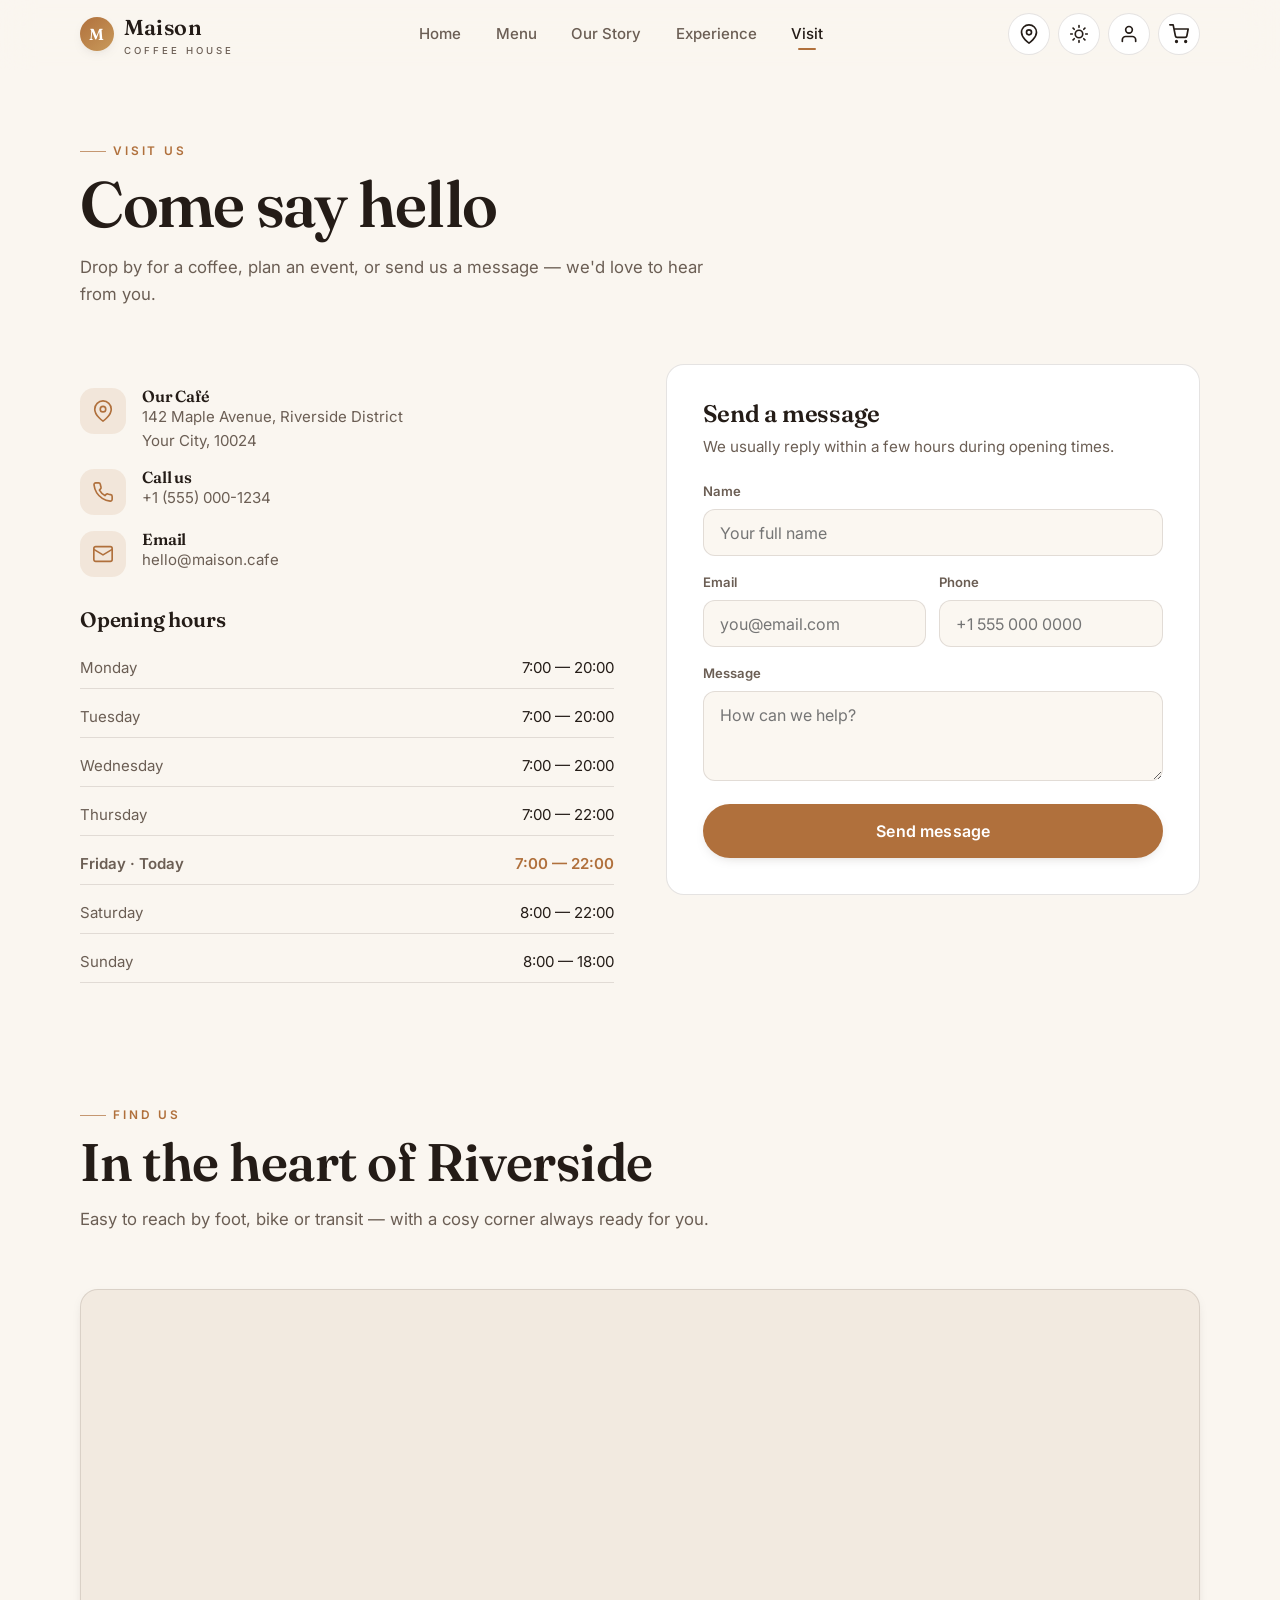
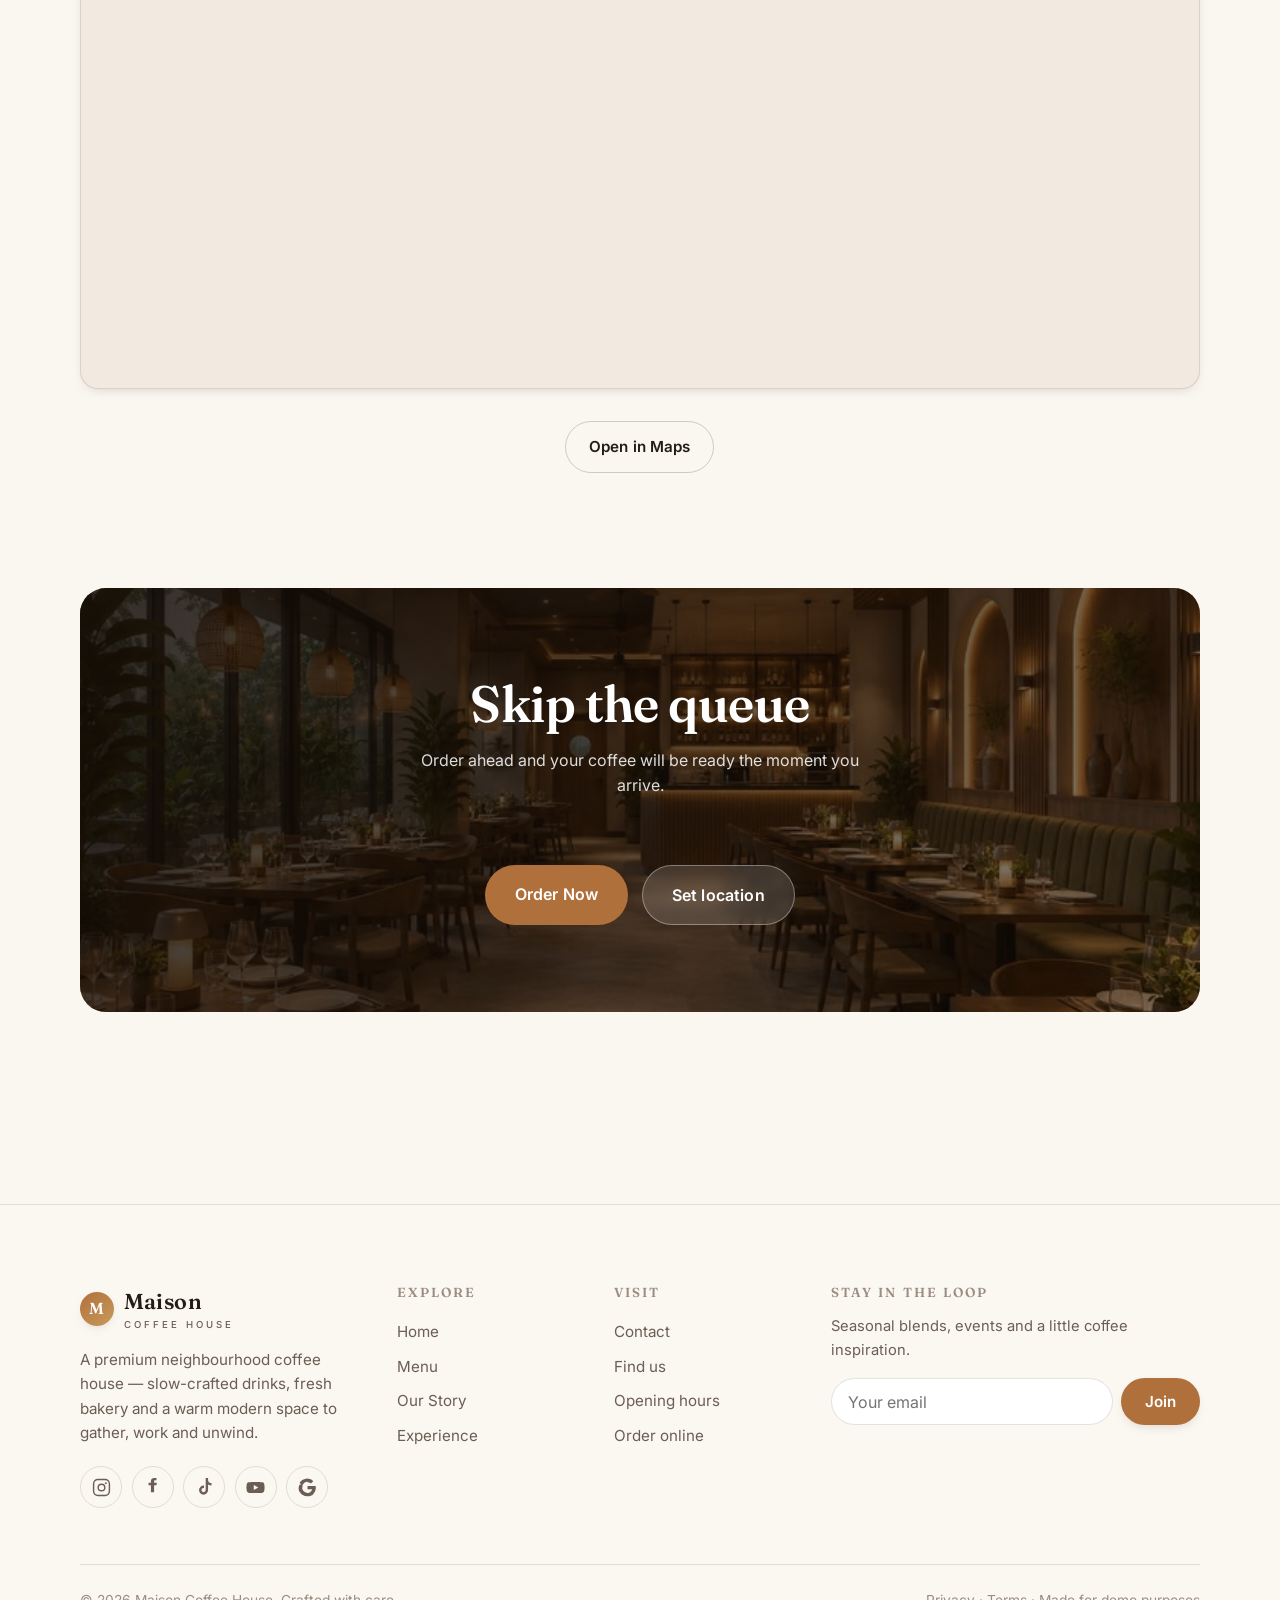
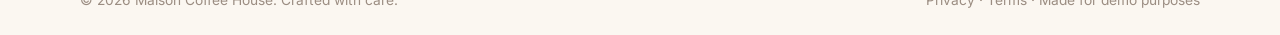
<file: contact.html>
<!DOCTYPE html>
<html lang="en" data-theme="light">
<head>
<meta charset="UTF-8">
<meta name="viewport" content="width=device-width, initial-scale=1, viewport-fit=cover">
<title>Visit &amp; Contact — Maison Coffee House</title>
<meta name="description" content="Find Maison Coffee House — address, opening hours, phone, email and a contact form. Order ahead for pickup or delivery.">
<meta name="theme-color" content="#faf6f0" media="(prefers-color-scheme: light)">
<meta name="theme-color" content="#14100d" media="(prefers-color-scheme: dark)">
<script>(function(){try{var t=JSON.parse(localStorage.getItem('maison-theme'));if(t==='dark'||t==='light')document.documentElement.setAttribute('data-theme',t);}catch(e){}})();</script>
<link rel="preconnect" href="https://fonts.googleapis.com">
<link rel="preconnect" href="https://fonts.gstatic.com" crossorigin>
<link href="https://fonts.googleapis.com/css2?family=Fraunces:ital,opsz,wght@0,9..144,400;0,9..144,500;0,9..144,600;1,9..144,400;1,9..144,500&family=Inter:wght@400;500;600;700&display=swap" rel="stylesheet">
<link rel="stylesheet" href="css/styles.css">
</head>
<body>

<header class="site-header" id="header">
  <nav class="nav">
    <a href="index.html" class="brand" aria-label="Maison home"><span class="mark">M</span><span>Maison<small>Coffee House</small></span></a>
    <div class="nav-links">
      <a href="index.html">Home</a><a href="menu.html">Menu</a><a href="about.html">Our Story</a><a href="experience.html">Experience</a><a href="contact.html" class="active">Visit</a>
    </div>
    <div class="nav-actions">
      <button class="icon-btn" data-open-loc title="Location" aria-label="Choose location"><svg viewBox="0 0 24 24" fill="none" stroke="currentColor" stroke-width="2" stroke-linecap="round" stroke-linejoin="round"><path d="M21 10c0 7-9 13-9 13s-9-6-9-13a9 9 0 0 1 18 0Z"/><circle cx="12" cy="10" r="3"/></svg></button>
      <button class="icon-btn theme-toggle" id="themeToggle" title="Toggle theme" aria-label="Toggle dark mode">
        <span class="sun"><svg viewBox="0 0 24 24" fill="none" stroke="currentColor" stroke-width="2" stroke-linecap="round"><circle cx="12" cy="12" r="4.5"/><path d="M12 2v2M12 20v2M4.9 4.9l1.4 1.4M17.7 17.7l1.4 1.4M2 12h2M20 12h2M4.9 19.1l1.4-1.4M17.7 6.3l1.4-1.4"/></svg></span>
        <span class="moon"><svg viewBox="0 0 24 24" fill="currentColor"><path d="M21 12.8A9 9 0 1 1 11.2 3a7 7 0 0 0 9.8 9.8Z"/></svg></span>
      </button>
      <button class="icon-btn" data-open-auth="signin" title="Account" aria-label="Sign in"><svg viewBox="0 0 24 24" fill="none" stroke="currentColor" stroke-width="2" stroke-linecap="round" stroke-linejoin="round"><path d="M20 21v-2a4 4 0 0 0-4-4H8a4 4 0 0 0-4 4v2"/><circle cx="12" cy="7" r="4"/></svg></button>
      <button class="icon-btn cart-btn" data-open-cart title="Your order" aria-label="Open order"><svg viewBox="0 0 24 24" fill="none" stroke="currentColor" stroke-width="2" stroke-linecap="round" stroke-linejoin="round"><circle cx="9" cy="21" r="1"/><circle cx="20" cy="21" r="1"/><path d="M1 1h4l2.7 13.4a2 2 0 0 0 2 1.6h9.7a2 2 0 0 0 2-1.6L23 6H6"/></svg><span class="cart-count">0</span></button>
      <button class="icon-btn hamburger" id="hamburger" aria-label="Menu" aria-expanded="false"><svg viewBox="0 0 24 24" fill="none" stroke="currentColor" stroke-width="2" stroke-linecap="round"><path d="M3 6h18M3 12h18M3 18h18"/></svg></button>
    </div>
  </nav>
</header>
<div class="mobile-nav" id="mobileNav">
  <a href="index.html">Home</a><a href="menu.html">Menu</a><a href="about.html">Our Story</a><a href="experience.html">Experience</a><a href="contact.html">Visit</a>
  <div class="mnav-foot"><a href="menu.html" class="btn btn-primary">Order Now</a><button class="btn btn-ghost" data-open-cart>View Order</button></div>
</div>

<main>
  <section class="section" style="padding-top:calc(var(--nav-h) + clamp(22px,6vw,64px))">
    <div class="container">
      <div class="section-head reveal" style="max-width:640px">
        <span class="eyebrow">Visit us</span>
        <h1 style="font-family:var(--font-display);font-size:clamp(2.05rem,6vw,4rem);font-weight:600;letter-spacing:-.02em;margin-top:.5rem">Come say hello</h1>
        <p>Drop by for a coffee, plan an event, or send us a message — we'd love to hear from you.</p>
      </div>

      <div class="contact-grid">
        <!-- Left: info + hours -->
        <div>
          <div class="reveal">
            <div class="info-list">
              <div class="info-item">
                <div class="ic"><svg viewBox="0 0 24 24" fill="none" stroke="currentColor" stroke-width="1.8" stroke-linecap="round" stroke-linejoin="round"><path d="M21 10c0 7-9 13-9 13s-9-6-9-13a9 9 0 0 1 18 0Z"/><circle cx="12" cy="10" r="3"/></svg></div>
                <div><h4>Our Café</h4><p>142 Maple Avenue, Riverside District<br>Your City, 10024</p></div>
              </div>
              <div class="info-item">
                <div class="ic"><svg viewBox="0 0 24 24" fill="none" stroke="currentColor" stroke-width="1.8" stroke-linecap="round" stroke-linejoin="round"><path d="M22 16.9v3a2 2 0 0 1-2.2 2 19.8 19.8 0 0 1-8.6-3 19.5 19.5 0 0 1-6-6 19.8 19.8 0 0 1-3-8.6A2 2 0 0 1 4.1 2h3a2 2 0 0 1 2 1.7c.1 1 .4 1.9.7 2.8a2 2 0 0 1-.5 2.1L8.1 9.9a16 16 0 0 0 6 6l1.3-1.3a2 2 0 0 1 2.1-.4c.9.3 1.8.6 2.8.7a2 2 0 0 1 1.7 2Z"/></svg></div>
                <div><h4>Call us</h4><p><a href="tel:+15550001234">+1 (555) 000-1234</a></p></div>
              </div>
              <div class="info-item">
                <div class="ic"><svg viewBox="0 0 24 24" fill="none" stroke="currentColor" stroke-width="1.8" stroke-linecap="round" stroke-linejoin="round"><rect x="2" y="4" width="20" height="16" rx="2"/><path d="m22 7-10 6L2 7"/></svg></div>
                <div><h4>Email</h4><p><a href="mailto:hello@maison.cafe">hello@maison.cafe</a></p></div>
              </div>
            </div>
          </div>

          <div class="reveal" data-delay="1" style="margin-top:2rem">
            <h4 style="font-family:var(--font-display);font-size:1.3rem">Opening hours</h4>
            <ul class="hours-list" id="hoursList">
              <li data-day="1"><span>Monday</span><span>7:00 — 20:00</span></li>
              <li data-day="2"><span>Tuesday</span><span>7:00 — 20:00</span></li>
              <li data-day="3"><span>Wednesday</span><span>7:00 — 20:00</span></li>
              <li data-day="4"><span>Thursday</span><span>7:00 — 22:00</span></li>
              <li data-day="5"><span>Friday</span><span>7:00 — 22:00</span></li>
              <li data-day="6"><span>Saturday</span><span>8:00 — 22:00</span></li>
              <li data-day="0"><span>Sunday</span><span>8:00 — 18:00</span></li>
            </ul>
          </div>
        </div>

        <!-- Right: contact form -->
        <div class="reveal" data-delay="1">
          <div class="value-card" style="padding:clamp(24px,4vw,36px)">
            <h3 style="font-size:1.5rem;margin-bottom:.3rem">Send a message</h3>
            <p style="color:var(--ink-soft);margin-bottom:1.4rem;font-size:.95rem">We usually reply within a few hours during opening times.</p>
            <form data-demo-form="Thanks! Your message has been sent.">
              <div class="field"><label>Name</label><input required type="text" placeholder="Your full name" autocomplete="name"></div>
              <div class="field-row">
                <div class="field"><label>Email</label><input required type="email" placeholder="you@email.com" autocomplete="email"></div>
                <div class="field"><label>Phone</label><input type="tel" placeholder="+1 555 000 0000" autocomplete="tel"></div>
              </div>
              <div class="field"><label>Message</label><textarea required placeholder="How can we help?"></textarea></div>
              <button type="submit" class="btn btn-primary btn-block btn-lg">Send message</button>
            </form>
          </div>
        </div>
      </div>
    </div>
  </section>

  <!-- Map -->
  <section class="section" style="padding-top:0">
    <div class="container">
      <div class="section-head reveal" style="max-width:640px">
        <span class="eyebrow">Find us</span>
        <h2>In the heart of Riverside</h2>
        <p>Easy to reach by foot, bike or transit — with a cosy corner always ready for you.</p>
      </div>
      <div class="map-wrap reveal" data-delay="1">
        <iframe
          title="Maison Café location map"
          src="https://www.openstreetmap.org/export/embed.html?bbox=-74.010%2C40.700%2C-73.960%2C40.730&amp;layer=mapnik&amp;marker=40.715%2C-73.985"
          loading="lazy" referrerpolicy="no-referrer-when-downgrade"></iframe>
      </div>
      <div class="text-center mt-2">
        <a class="btn btn-ghost reveal" target="_blank" rel="noopener" data-nav-skip
           href="https://www.openstreetmap.org/?mlat=40.715&mlon=-73.985#map=15/40.715/-73.985">Open in Maps</a>
      </div>
    </div>
  </section>

  <!-- CTA -->
  <section class="section" style="padding-top:0">
    <div class="container">
      <div class="band reveal" style="text-align:center">
        <div class="band-media"><img src="assets/img/interior.jpg" alt="Maison café interior" loading="lazy"></div>
        <div class="band-inner" style="max-width:600px;margin-inline:auto">
          <h2 style="margin-inline:auto">Skip the queue</h2>
          <p style="margin-inline:auto">Order ahead and your coffee will be ready the moment you arrive.</p>
          <div class="hero-cta" style="justify-content:center">
            <a href="menu.html" class="btn btn-primary btn-lg">Order Now</a>
            <button class="btn btn-light btn-lg" data-open-loc><span data-loc-text>Set location</span></button>
          </div>
        </div>
      </div>
    </div>
  </section>
</main>

<footer class="site-footer">
  <div class="container">
    <div class="footer-grid">
      <div class="footer-brand">
        <a href="index.html" class="brand"><span class="mark">M</span><span>Maison<small>Coffee House</small></span></a>
        <p>A premium neighbourhood coffee house — slow-crafted drinks, fresh bakery and a warm modern space to gather, work and unwind.</p>
        <div class="socials">
          <a href="#" aria-label="Instagram"><svg viewBox="0 0 24 24" fill="none" stroke="currentColor" stroke-width="1.8"><rect x="2" y="2" width="20" height="20" rx="5.5"/><circle cx="12" cy="12" r="4.2"/><circle cx="17.5" cy="6.5" r="1.2" fill="currentColor" stroke="none"/></svg></a>
          <a href="#" aria-label="Facebook"><svg viewBox="0 0 24 24" fill="currentColor"><path d="M14 9h3l.4-3H14V4.2c0-.9.3-1.4 1.6-1.4H17V.1C16.6.1 15.5 0 14.3 0 11.7 0 10 1.6 10 4v2H7v3h3v9h4V9Z"/></svg></a>
          <a href="#" aria-label="TikTok"><svg viewBox="0 0 24 24" fill="currentColor"><path d="M16.5 0h-3v15.3a2.7 2.7 0 1 1-2.7-2.7c.2 0 .4 0 .6.1V9.6a6 6 0 0 0-.6 0 5.7 5.7 0 1 0 5.7 5.7V8.1a7.3 7.3 0 0 0 4.3 1.4V6.4a4.3 4.3 0 0 1-4.3-4.3V0Z"/></svg></a>
          <a href="#" aria-label="YouTube"><svg viewBox="0 0 24 24" fill="currentColor"><path d="M23 7.5a3 3 0 0 0-2.1-2.1C19 4.9 12 4.9 12 4.9s-7 0-8.9.5A3 3 0 0 0 1 7.5 31 31 0 0 0 .5 12 31 31 0 0 0 1 16.5a3 3 0 0 0 2.1 2.1c1.9.5 8.9.5 8.9.5s7 0 8.9-.5a3 3 0 0 0 2.1-2.1A31 31 0 0 0 23.5 12 31 31 0 0 0 23 7.5ZM9.8 15.3V8.7l5.7 3.3-5.7 3.3Z"/></svg></a>
          <a href="#" aria-label="Google"><svg viewBox="0 0 24 24" fill="currentColor"><path d="M22.5 12.2c0-.7-.1-1.4-.2-2H12v3.9h5.9a5 5 0 0 1-2.2 3.3v2.7h3.5c2-1.9 3.3-4.7 3.3-7.9Zm-10.5 11c3 0 5.5-1 7.3-2.7l-3.5-2.7c-1 .7-2.3 1.1-3.8 1.1-2.9 0-5.4-2-6.3-4.6H2v2.8A11 11 0 0 0 12 23.2Zm-6.3-8.1a6.6 6.6 0 0 1 0-4.2V8.1H2a11 11 0 0 0 0 9.8l3.7-2.8Zm6.3-9.7c1.6 0 3 .6 4.2 1.7l3.1-3.1A11 11 0 0 0 2 6.2l3.7 2.8C6.6 6.6 9.1 4.6 12 4.6Z"/></svg></a>
        </div>
      </div>
      <div class="footer-col"><h4>Explore</h4><a href="index.html">Home</a><a href="menu.html">Menu</a><a href="about.html">Our Story</a><a href="experience.html">Experience</a></div>
      <div class="footer-col"><h4>Visit</h4><a href="contact.html">Contact</a><a href="contact.html">Find us</a><a href="contact.html">Opening hours</a><a href="menu.html">Order online</a></div>
      <div class="footer-col"><h4>Stay in the loop</h4><p style="color:var(--ink-soft);font-size:.92rem">Seasonal blends, events and a little coffee inspiration.</p><form class="newsletter" data-demo-form="Thanks for subscribing!"><input type="email" required placeholder="Your email" aria-label="Email"><button class="btn btn-primary" type="submit">Join</button></form></div>
    </div>
    <div class="footer-bottom"><span>© <span data-year>2026</span> Maison Coffee House. Crafted with care.</span><span>Privacy · Terms · Made for demo purposes</span></div>
  </div>
</footer>

<script src="js/app.js"></script>
<script>
  // highlight today's opening hours
  (function(){var d=new Date().getDay();var li=document.querySelector('#hoursList li[data-day="'+d+'"]');if(li){li.classList.add('today');var s=li.querySelector('span:first-child');if(s)s.textContent+=' · Today';}})();
</script>
</body>
</html>
</file>
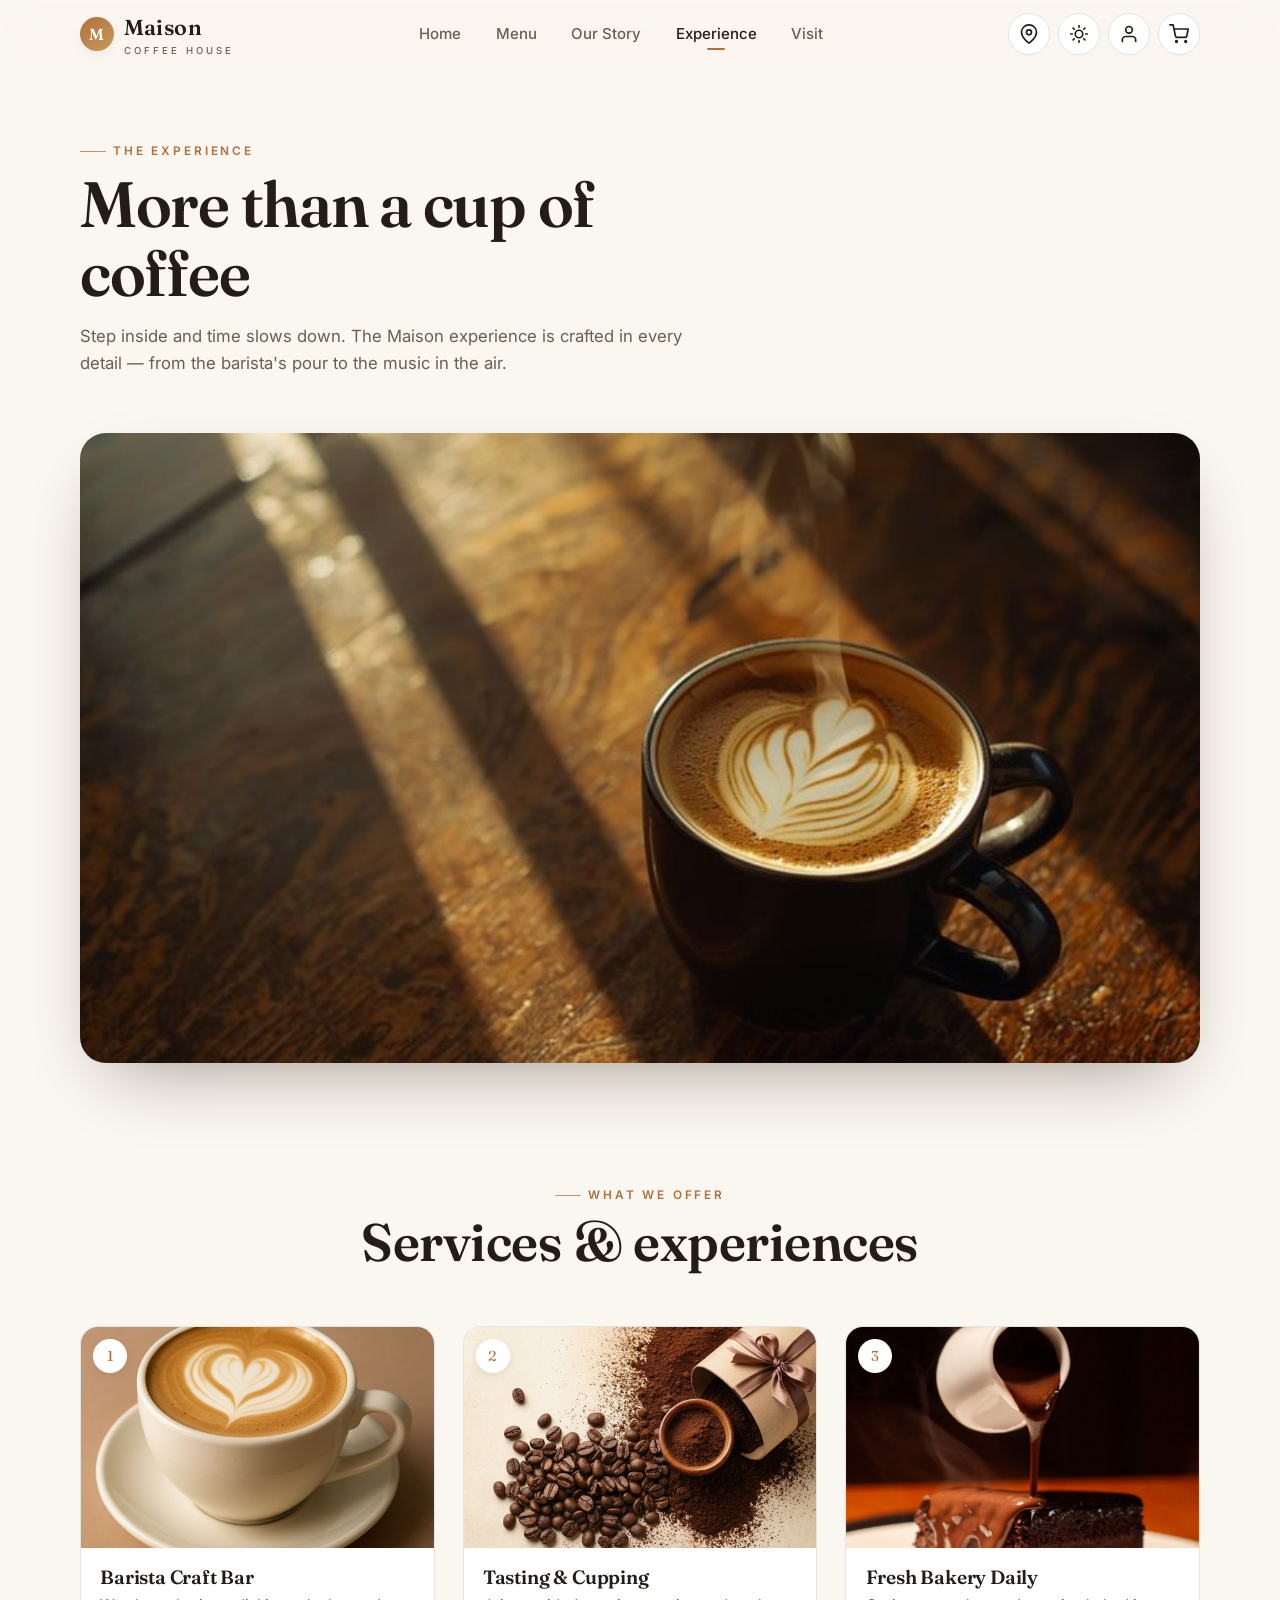
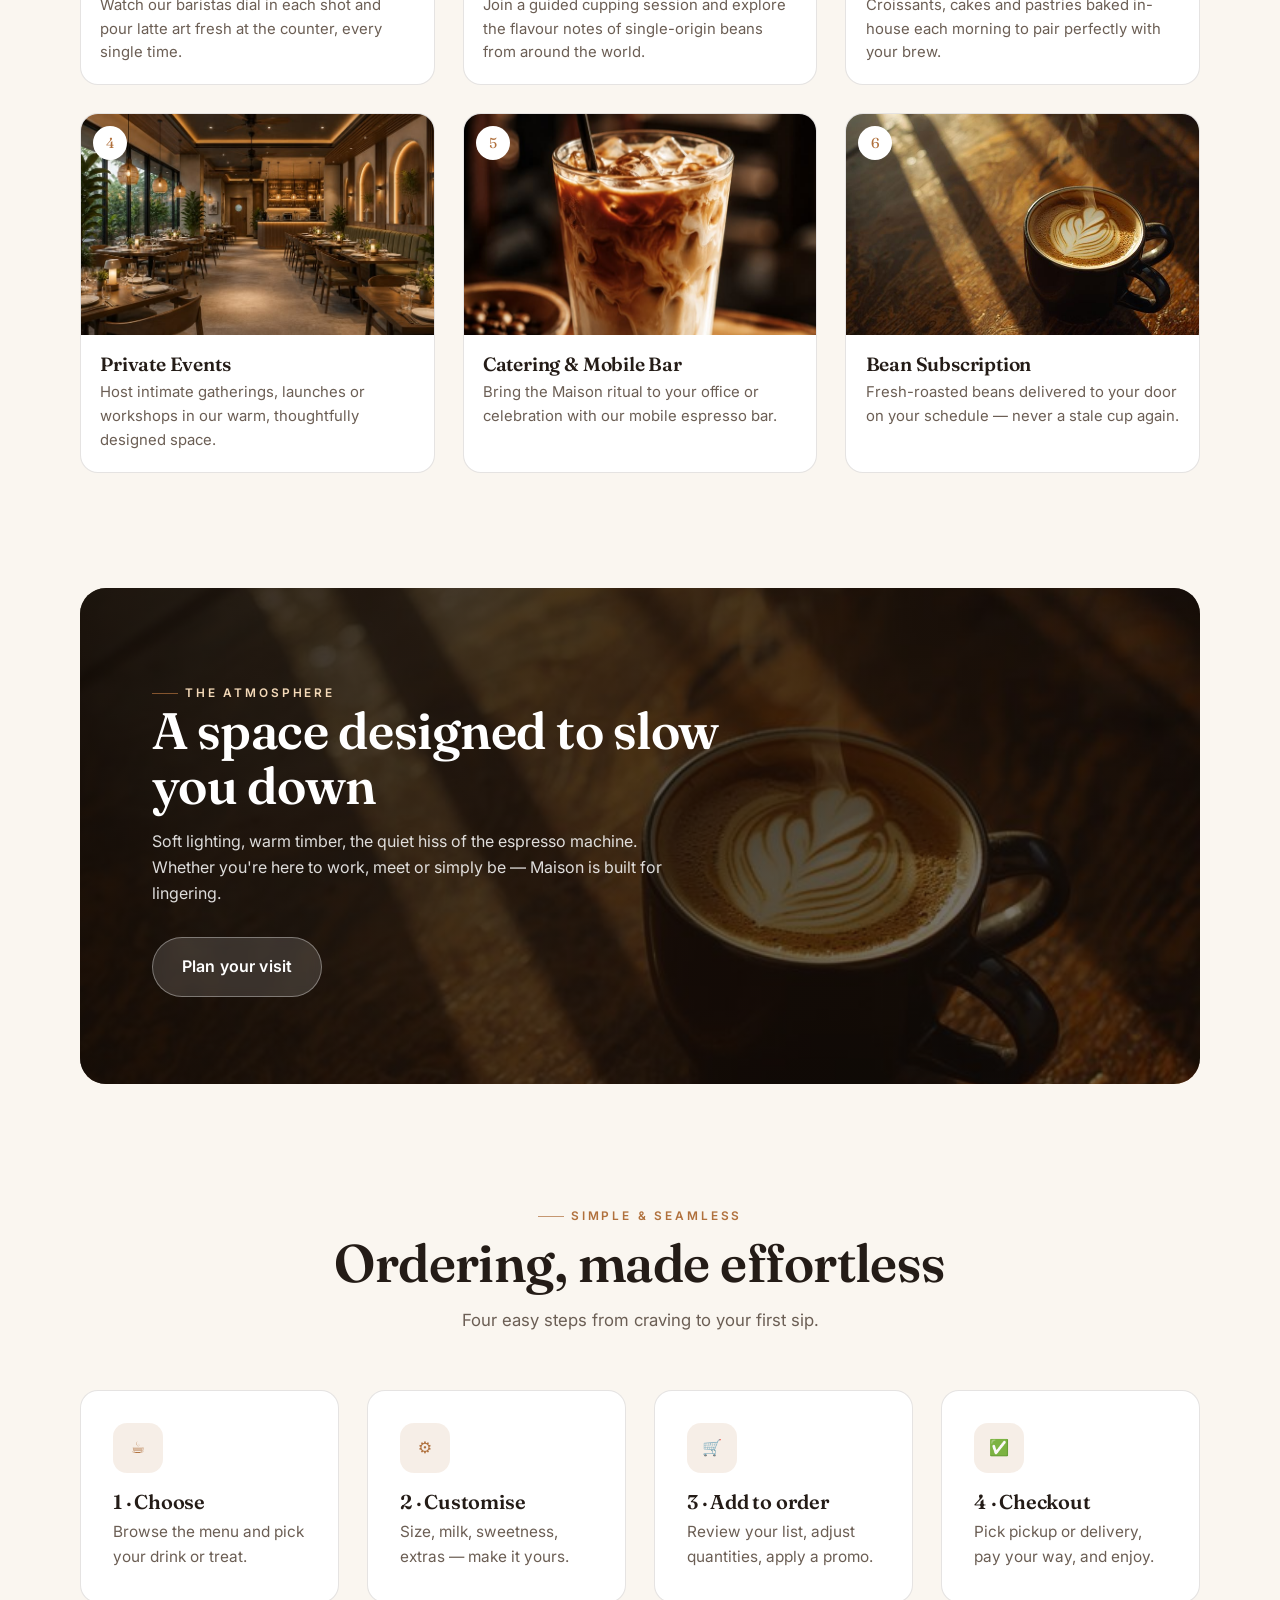
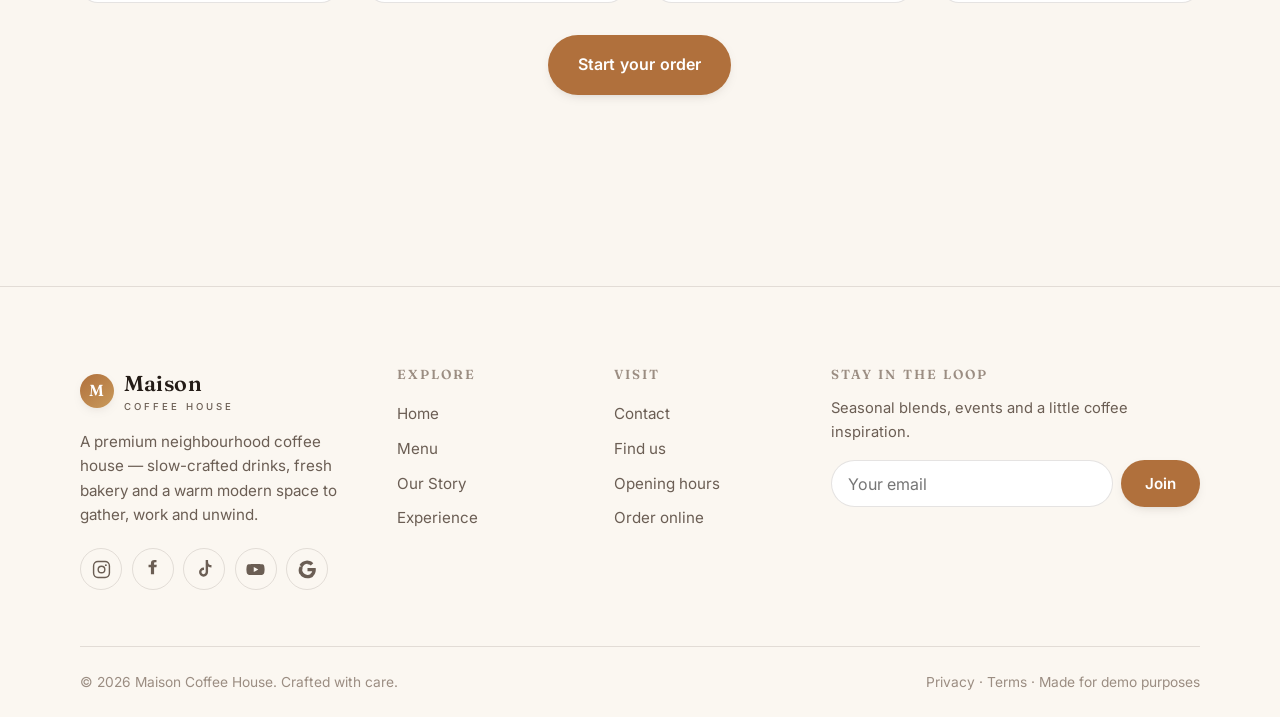
<file: experience.html>
<!DOCTYPE html>
<html lang="en" data-theme="light">
<head>
<meta charset="UTF-8">
<meta name="viewport" content="width=device-width, initial-scale=1, viewport-fit=cover">
<title>Experience — Maison Coffee House</title>
<meta name="description" content="More than coffee — barista craft, events, catering and a space designed to slow you down. Discover the Maison experience.">
<meta name="theme-color" content="#faf6f0" media="(prefers-color-scheme: light)">
<meta name="theme-color" content="#14100d" media="(prefers-color-scheme: dark)">
<script>(function(){try{var t=JSON.parse(localStorage.getItem('maison-theme'));if(t==='dark'||t==='light')document.documentElement.setAttribute('data-theme',t);}catch(e){}})();</script>
<link rel="preconnect" href="https://fonts.googleapis.com">
<link rel="preconnect" href="https://fonts.gstatic.com" crossorigin>
<link href="https://fonts.googleapis.com/css2?family=Fraunces:ital,opsz,wght@0,9..144,400;0,9..144,500;0,9..144,600;1,9..144,400;1,9..144,500&family=Inter:wght@400;500;600;700&display=swap" rel="stylesheet">
<link rel="stylesheet" href="css/styles.css">
</head>
<body>

<header class="site-header" id="header">
  <nav class="nav">
    <a href="index.html" class="brand" aria-label="Maison home"><span class="mark">M</span><span>Maison<small>Coffee House</small></span></a>
    <div class="nav-links">
      <a href="index.html">Home</a><a href="menu.html">Menu</a><a href="about.html">Our Story</a><a href="experience.html" class="active">Experience</a><a href="contact.html">Visit</a>
    </div>
    <div class="nav-actions">
      <button class="icon-btn" data-open-loc title="Location" aria-label="Choose location"><svg viewBox="0 0 24 24" fill="none" stroke="currentColor" stroke-width="2" stroke-linecap="round" stroke-linejoin="round"><path d="M21 10c0 7-9 13-9 13s-9-6-9-13a9 9 0 0 1 18 0Z"/><circle cx="12" cy="10" r="3"/></svg></button>
      <button class="icon-btn theme-toggle" id="themeToggle" title="Toggle theme" aria-label="Toggle dark mode">
        <span class="sun"><svg viewBox="0 0 24 24" fill="none" stroke="currentColor" stroke-width="2" stroke-linecap="round"><circle cx="12" cy="12" r="4.5"/><path d="M12 2v2M12 20v2M4.9 4.9l1.4 1.4M17.7 17.7l1.4 1.4M2 12h2M20 12h2M4.9 19.1l1.4-1.4M17.7 6.3l1.4-1.4"/></svg></span>
        <span class="moon"><svg viewBox="0 0 24 24" fill="currentColor"><path d="M21 12.8A9 9 0 1 1 11.2 3a7 7 0 0 0 9.8 9.8Z"/></svg></span>
      </button>
      <button class="icon-btn" data-open-auth="signin" title="Account" aria-label="Sign in"><svg viewBox="0 0 24 24" fill="none" stroke="currentColor" stroke-width="2" stroke-linecap="round" stroke-linejoin="round"><path d="M20 21v-2a4 4 0 0 0-4-4H8a4 4 0 0 0-4 4v2"/><circle cx="12" cy="7" r="4"/></svg></button>
      <button class="icon-btn cart-btn" data-open-cart title="Your order" aria-label="Open order"><svg viewBox="0 0 24 24" fill="none" stroke="currentColor" stroke-width="2" stroke-linecap="round" stroke-linejoin="round"><circle cx="9" cy="21" r="1"/><circle cx="20" cy="21" r="1"/><path d="M1 1h4l2.7 13.4a2 2 0 0 0 2 1.6h9.7a2 2 0 0 0 2-1.6L23 6H6"/></svg><span class="cart-count">0</span></button>
      <button class="icon-btn hamburger" id="hamburger" aria-label="Menu" aria-expanded="false"><svg viewBox="0 0 24 24" fill="none" stroke="currentColor" stroke-width="2" stroke-linecap="round"><path d="M3 6h18M3 12h18M3 18h18"/></svg></button>
    </div>
  </nav>
</header>
<div class="mobile-nav" id="mobileNav">
  <a href="index.html">Home</a><a href="menu.html">Menu</a><a href="about.html">Our Story</a><a href="experience.html">Experience</a><a href="contact.html">Visit</a>
  <div class="mnav-foot"><a href="menu.html" class="btn btn-primary">Order Now</a><a href="contact.html" class="btn btn-ghost">Visit Us</a></div>
</div>

<main>
  <!-- Hero with experience video -->
  <section class="section" style="padding-top:calc(var(--nav-h) + clamp(22px,6vw,64px))">
    <div class="container">
      <div class="section-head reveal" style="max-width:640px">
        <span class="eyebrow">The experience</span>
        <h1 style="font-family:var(--font-display);font-size:clamp(2.05rem,6vw,4rem);font-weight:600;letter-spacing:-.02em;margin-top:.5rem">More than a cup of coffee</h1>
        <p>Step inside and time slows down. The Maison experience is crafted in every detail — from the barista's pour to the music in the air.</p>
      </div>
      <div class="exp-media reveal" data-delay="1">
        <video autoplay muted loop playsinline preload="auto" poster="assets/img/hero-latte.jpg">
          <source src="assets/video/experience.mp4" type="video/mp4">
        </video>
      </div>
    </div>
  </section>

  <!-- Services -->
  <section class="section" style="padding-top:0">
    <div class="container">
      <div class="section-head text-center mx-auto">
        <span class="eyebrow reveal">What we offer</span>
        <h2 class="reveal" data-delay="1">Services &amp; experiences</h2>
      </div>
      <div class="grid grid-3">
        <div class="svc-card reveal">
          <div class="svc-top"><span class="svc-num">1</span><img src="assets/img/cappuccino.jpg" alt="Barista crafting a cappuccino" loading="lazy"></div>
          <div class="svc-body"><h3>Barista Craft Bar</h3><p>Watch our baristas dial in each shot and pour latte art fresh at the counter, every single time.</p></div>
        </div>
        <div class="svc-card reveal" data-delay="1">
          <div class="svc-top"><span class="svc-num">2</span><img src="assets/img/beans-flatlay.png" alt="Coffee beans for tasting" loading="lazy"></div>
          <div class="svc-body"><h3>Tasting &amp; Cupping</h3><p>Join a guided cupping session and explore the flavour notes of single-origin beans from around the world.</p></div>
        </div>
        <div class="svc-card reveal" data-delay="2">
          <div class="svc-top"><span class="svc-num">3</span><img src="assets/img/chocolate-cake.jpg" alt="Fresh bakery dessert" loading="lazy"></div>
          <div class="svc-body"><h3>Fresh Bakery Daily</h3><p>Croissants, cakes and pastries baked in-house each morning to pair perfectly with your brew.</p></div>
        </div>
        <div class="svc-card reveal">
          <div class="svc-top"><span class="svc-num">4</span><img src="assets/img/interior.jpg" alt="Private event space" loading="lazy"></div>
          <div class="svc-body"><h3>Private Events</h3><p>Host intimate gatherings, launches or workshops in our warm, thoughtfully designed space.</p></div>
        </div>
        <div class="svc-card reveal" data-delay="1">
          <div class="svc-top"><span class="svc-num">5</span><img src="assets/img/iced-coffee.jpg" alt="Catering cold coffee" loading="lazy"></div>
          <div class="svc-body"><h3>Catering &amp; Mobile Bar</h3><p>Bring the Maison ritual to your office or celebration with our mobile espresso bar.</p></div>
        </div>
        <div class="svc-card reveal" data-delay="2">
          <div class="svc-top"><span class="svc-num">6</span><img src="assets/img/hero-latte.jpg" alt="Coffee subscription" loading="lazy"></div>
          <div class="svc-body"><h3>Bean Subscription</h3><p>Fresh-roasted beans delivered to your door on your schedule — never a stale cup again.</p></div>
        </div>
      </div>
    </div>
  </section>

  <!-- Ambience band -->
  <section class="section" style="padding-top:0">
    <div class="container">
      <div class="band reveal">
        <div class="band-media">
          <video autoplay muted loop playsinline preload="none" poster="assets/img/hero-latte.jpg"><source src="assets/video/experience.mp4" type="video/mp4"></video>
        </div>
        <div class="band-inner">
          <span class="eyebrow" style="color:#f4d9b8">The atmosphere</span>
          <h2>A space designed to slow you down</h2>
          <p>Soft lighting, warm timber, the quiet hiss of the espresso machine. Whether you're here to work, meet or simply be — Maison is built for lingering.</p>
          <a href="contact.html" class="btn btn-light btn-lg">Plan your visit</a>
        </div>
      </div>
    </div>
  </section>

  <!-- How ordering works -->
  <section class="section" style="padding-top:0">
    <div class="container">
      <div class="section-head text-center mx-auto">
        <span class="eyebrow reveal">Simple &amp; seamless</span>
        <h2 class="reveal" data-delay="1">Ordering, made effortless</h2>
        <p class="reveal" data-delay="2">Four easy steps from craving to your first sip.</p>
      </div>
      <div class="grid grid-4">
        <div class="value-card reveal"><div class="ic">☕</div><h3>1 · Choose</h3><p>Browse the menu and pick your drink or treat.</p></div>
        <div class="value-card reveal" data-delay="1"><div class="ic">⚙️</div><h3>2 · Customise</h3><p>Size, milk, sweetness, extras — make it yours.</p></div>
        <div class="value-card reveal" data-delay="2"><div class="ic">🛒</div><h3>3 · Add to order</h3><p>Review your list, adjust quantities, apply a promo.</p></div>
        <div class="value-card reveal" data-delay="3"><div class="ic">✅</div><h3>4 · Checkout</h3><p>Pick pickup or delivery, pay your way, and enjoy.</p></div>
      </div>
      <div class="text-center mt-2"><a href="menu.html" class="btn btn-primary btn-lg reveal">Start your order</a></div>
    </div>
  </section>
</main>

<footer class="site-footer">
  <div class="container">
    <div class="footer-grid">
      <div class="footer-brand">
        <a href="index.html" class="brand"><span class="mark">M</span><span>Maison<small>Coffee House</small></span></a>
        <p>A premium neighbourhood coffee house — slow-crafted drinks, fresh bakery and a warm modern space to gather, work and unwind.</p>
        <div class="socials">
          <a href="#" aria-label="Instagram"><svg viewBox="0 0 24 24" fill="none" stroke="currentColor" stroke-width="1.8"><rect x="2" y="2" width="20" height="20" rx="5.5"/><circle cx="12" cy="12" r="4.2"/><circle cx="17.5" cy="6.5" r="1.2" fill="currentColor" stroke="none"/></svg></a>
          <a href="#" aria-label="Facebook"><svg viewBox="0 0 24 24" fill="currentColor"><path d="M14 9h3l.4-3H14V4.2c0-.9.3-1.4 1.6-1.4H17V.1C16.6.1 15.5 0 14.3 0 11.7 0 10 1.6 10 4v2H7v3h3v9h4V9Z"/></svg></a>
          <a href="#" aria-label="TikTok"><svg viewBox="0 0 24 24" fill="currentColor"><path d="M16.5 0h-3v15.3a2.7 2.7 0 1 1-2.7-2.7c.2 0 .4 0 .6.1V9.6a6 6 0 0 0-.6 0 5.7 5.7 0 1 0 5.7 5.7V8.1a7.3 7.3 0 0 0 4.3 1.4V6.4a4.3 4.3 0 0 1-4.3-4.3V0Z"/></svg></a>
          <a href="#" aria-label="YouTube"><svg viewBox="0 0 24 24" fill="currentColor"><path d="M23 7.5a3 3 0 0 0-2.1-2.1C19 4.9 12 4.9 12 4.9s-7 0-8.9.5A3 3 0 0 0 1 7.5 31 31 0 0 0 .5 12 31 31 0 0 0 1 16.5a3 3 0 0 0 2.1 2.1c1.9.5 8.9.5 8.9.5s7 0 8.9-.5a3 3 0 0 0 2.1-2.1A31 31 0 0 0 23.5 12 31 31 0 0 0 23 7.5ZM9.8 15.3V8.7l5.7 3.3-5.7 3.3Z"/></svg></a>
          <a href="#" aria-label="Google"><svg viewBox="0 0 24 24" fill="currentColor"><path d="M22.5 12.2c0-.7-.1-1.4-.2-2H12v3.9h5.9a5 5 0 0 1-2.2 3.3v2.7h3.5c2-1.9 3.3-4.7 3.3-7.9Zm-10.5 11c3 0 5.5-1 7.3-2.7l-3.5-2.7c-1 .7-2.3 1.1-3.8 1.1-2.9 0-5.4-2-6.3-4.6H2v2.8A11 11 0 0 0 12 23.2Zm-6.3-8.1a6.6 6.6 0 0 1 0-4.2V8.1H2a11 11 0 0 0 0 9.8l3.7-2.8Zm6.3-9.7c1.6 0 3 .6 4.2 1.7l3.1-3.1A11 11 0 0 0 2 6.2l3.7 2.8C6.6 6.6 9.1 4.6 12 4.6Z"/></svg></a>
        </div>
      </div>
      <div class="footer-col"><h4>Explore</h4><a href="index.html">Home</a><a href="menu.html">Menu</a><a href="about.html">Our Story</a><a href="experience.html">Experience</a></div>
      <div class="footer-col"><h4>Visit</h4><a href="contact.html">Contact</a><a href="contact.html">Find us</a><a href="contact.html">Opening hours</a><a href="menu.html">Order online</a></div>
      <div class="footer-col"><h4>Stay in the loop</h4><p style="color:var(--ink-soft);font-size:.92rem">Seasonal blends, events and a little coffee inspiration.</p><form class="newsletter" data-demo-form="Thanks for subscribing!"><input type="email" required placeholder="Your email" aria-label="Email"><button class="btn btn-primary" type="submit">Join</button></form></div>
    </div>
    <div class="footer-bottom"><span>© <span data-year>2026</span> Maison Coffee House. Crafted with care.</span><span>Privacy · Terms · Made for demo purposes</span></div>
  </div>
</footer>

<script src="js/app.js"></script>
</body>
</html>
</file>
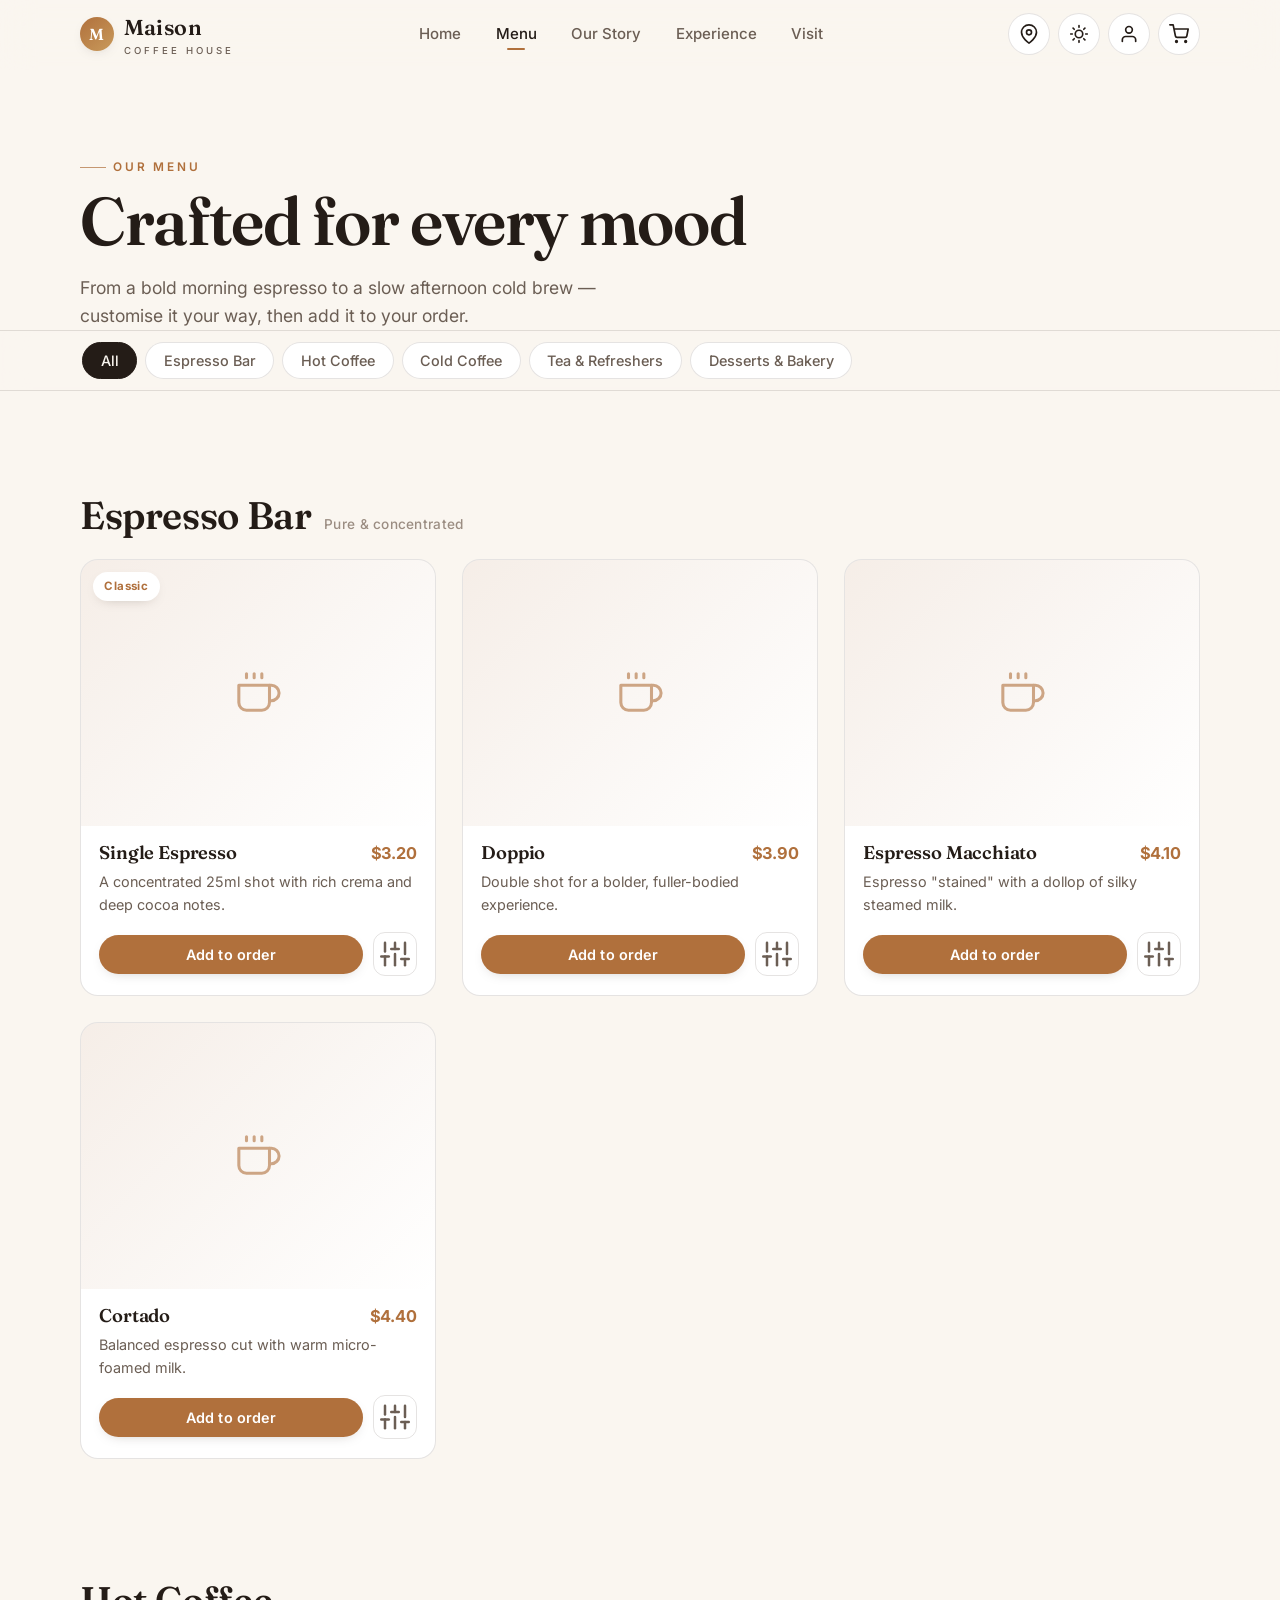
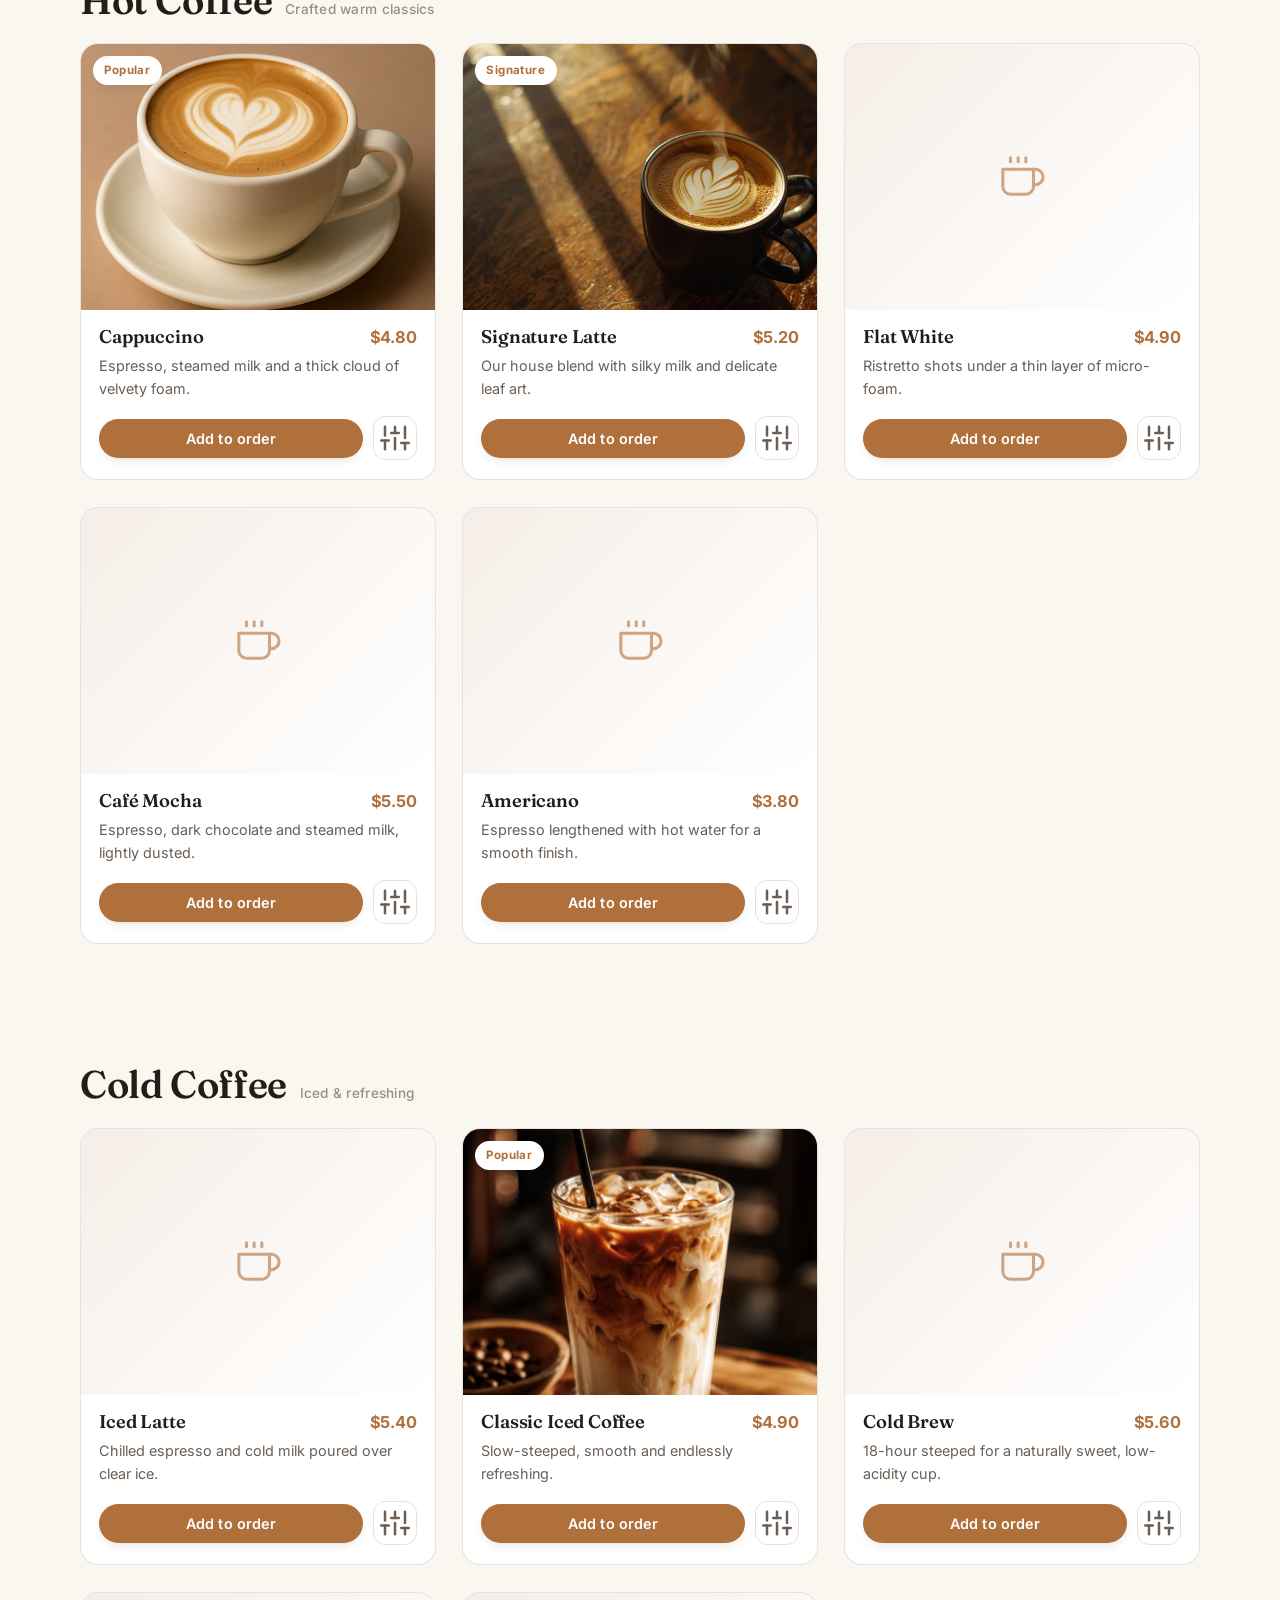
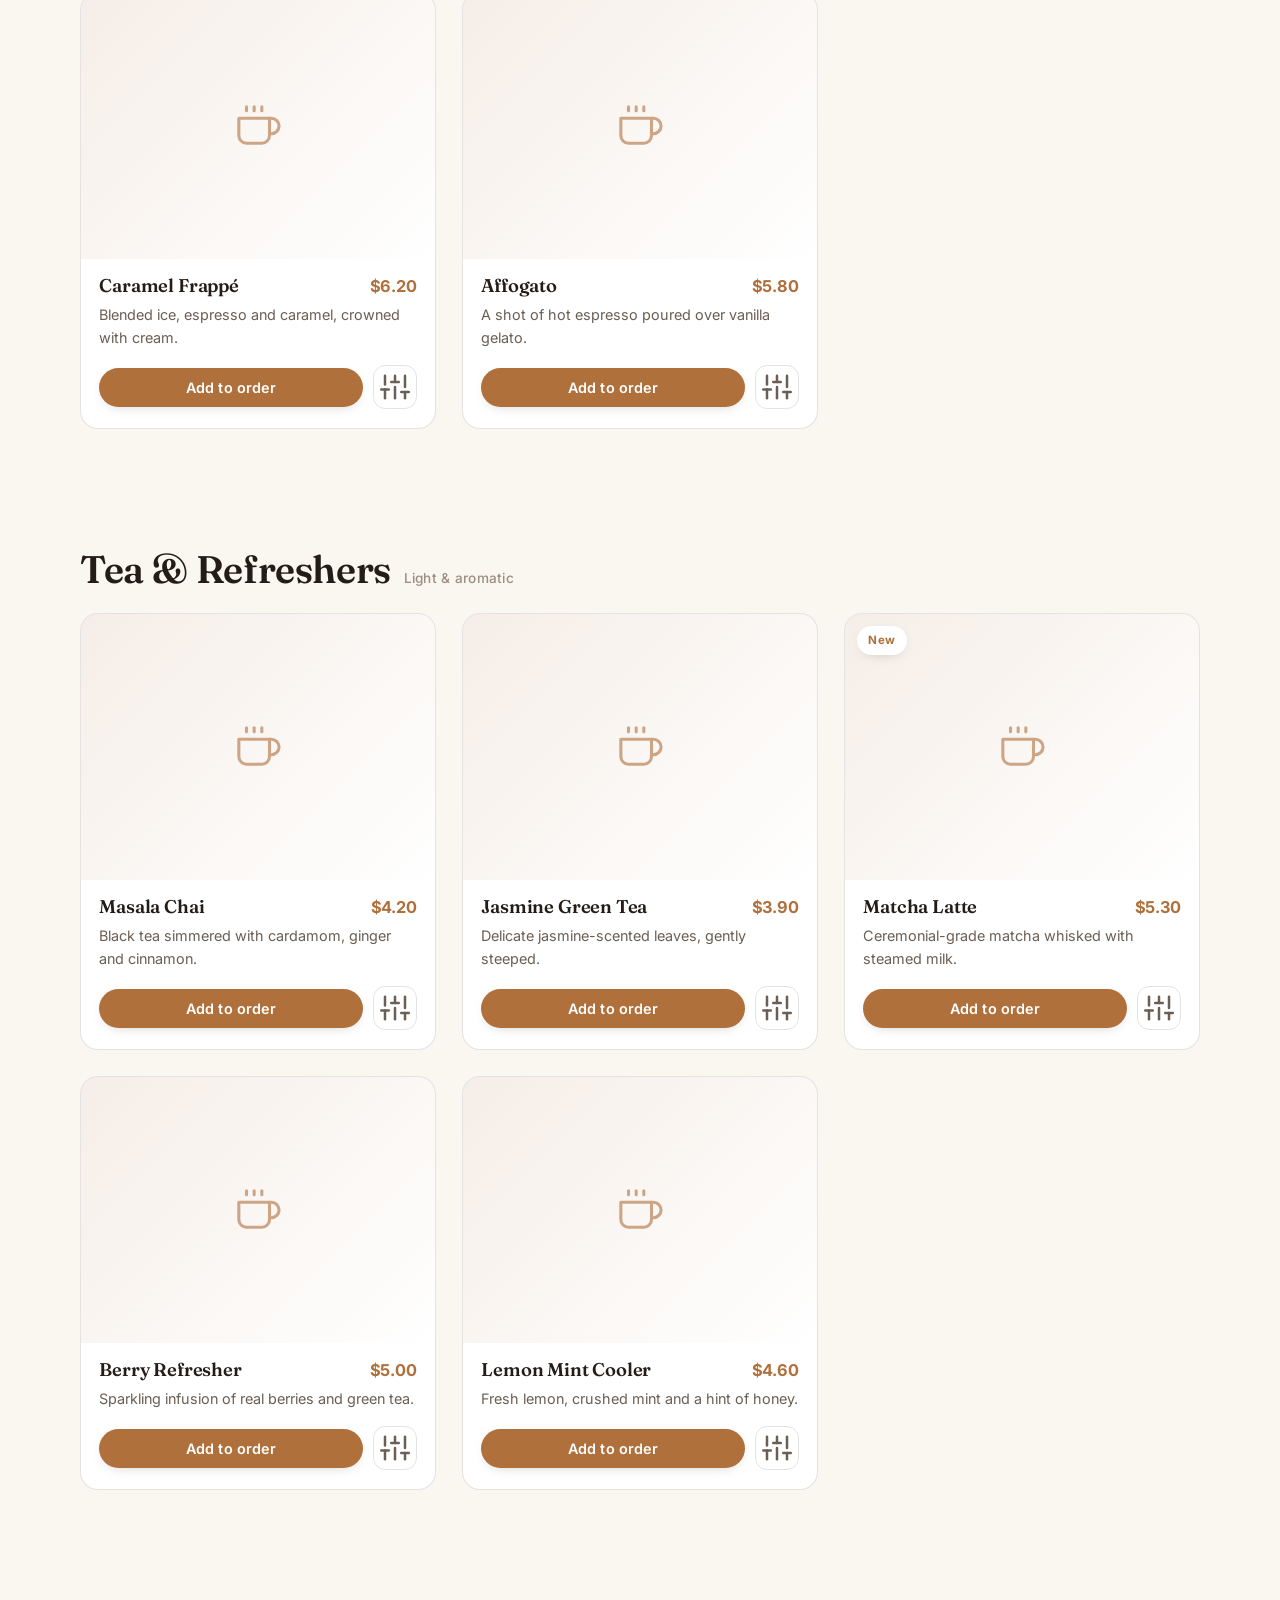
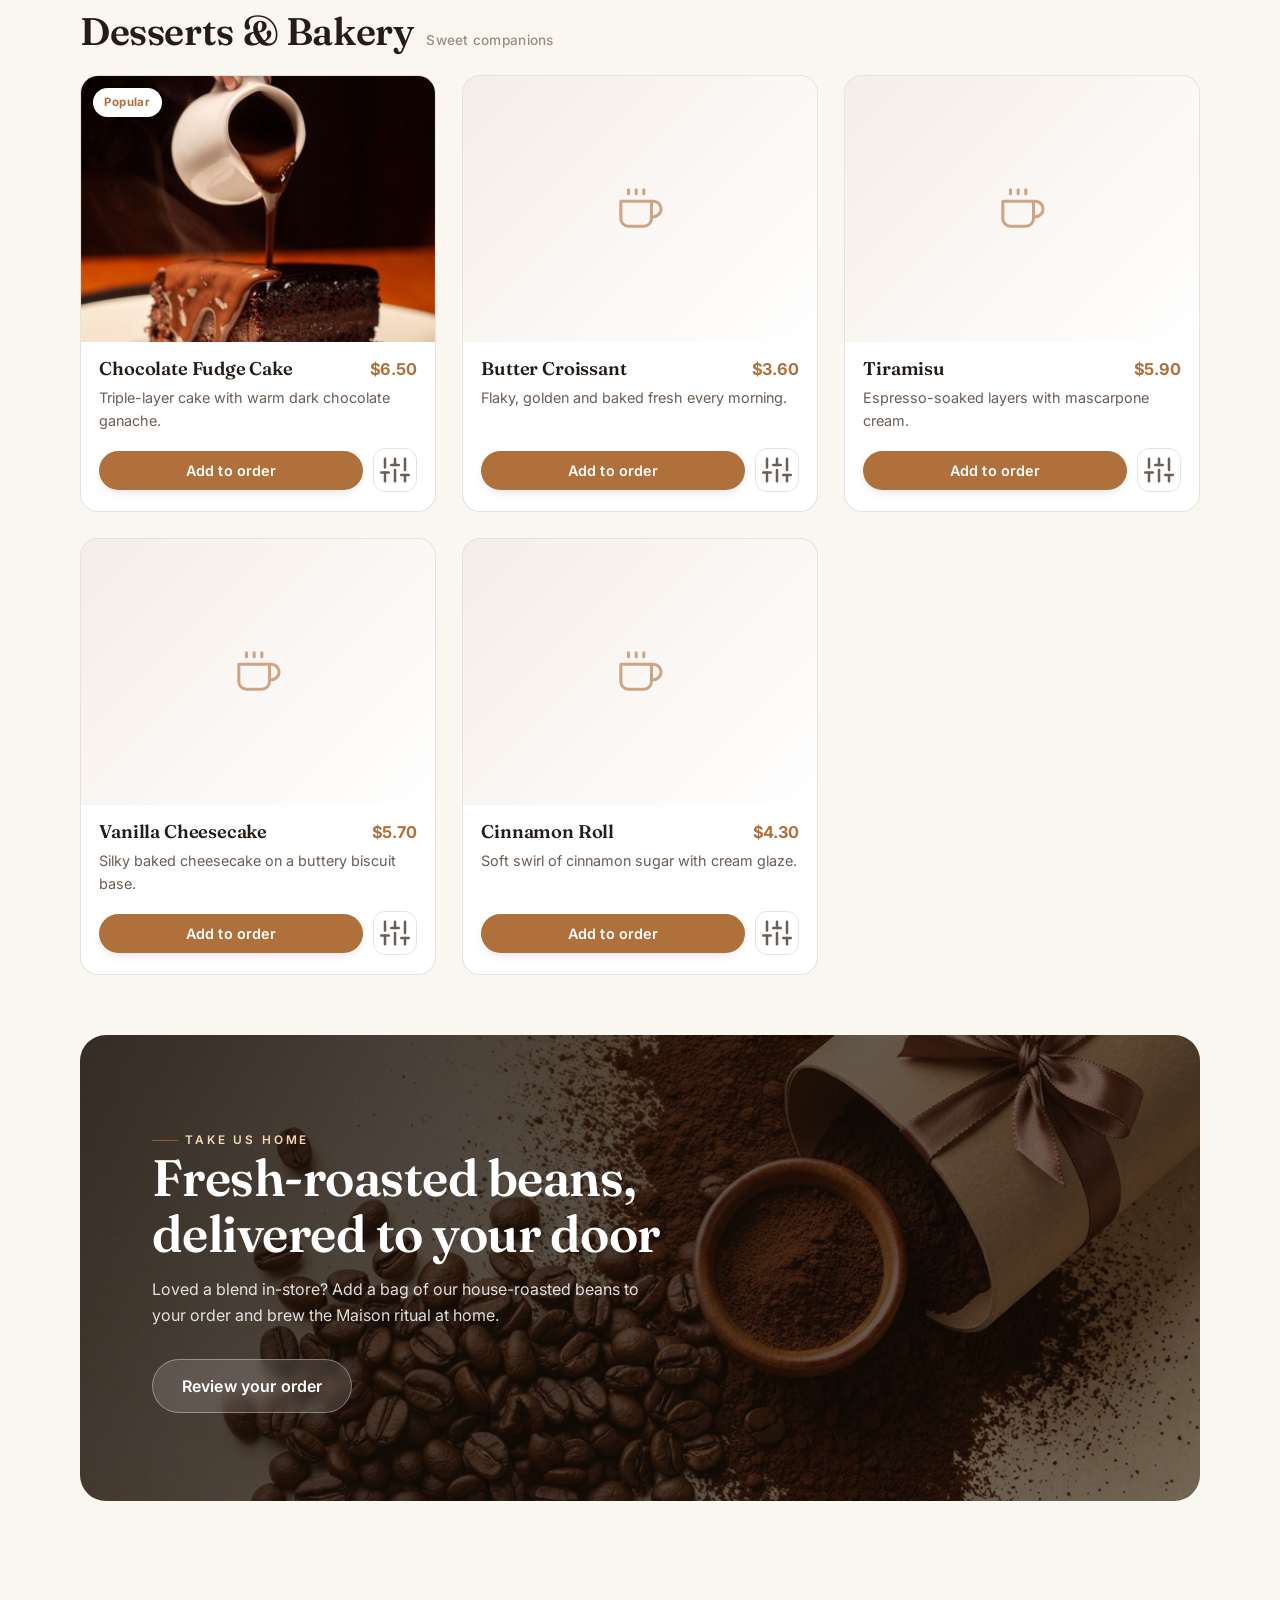
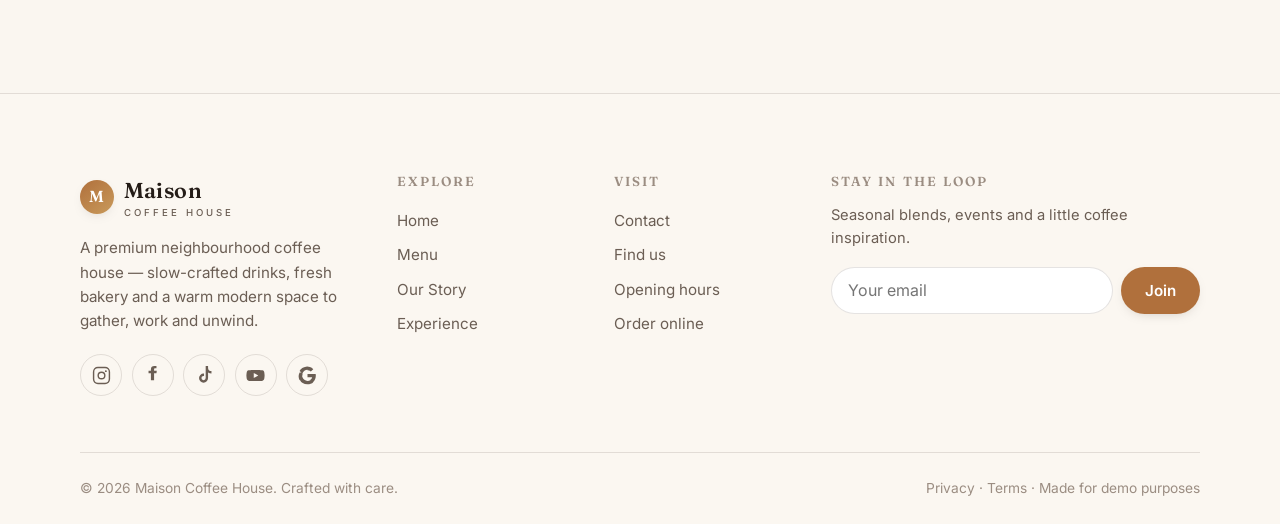
<file: menu.html>
<!DOCTYPE html>
<html lang="en" data-theme="light">
<head>
<meta charset="UTF-8">
<meta name="viewport" content="width=device-width, initial-scale=1, viewport-fit=cover">
<title>Menu — Maison Coffee House</title>
<meta name="description" content="Explore Maison's full menu — espresso, hot & cold coffee, tea, refreshers and fresh bakery. Customise every drink and order in seconds.">
<meta name="theme-color" content="#faf6f0" media="(prefers-color-scheme: light)">
<meta name="theme-color" content="#14100d" media="(prefers-color-scheme: dark)">
<script>(function(){try{var t=JSON.parse(localStorage.getItem('maison-theme'));if(t==='dark'||t==='light')document.documentElement.setAttribute('data-theme',t);}catch(e){}})();</script>
<link rel="preconnect" href="https://fonts.googleapis.com">
<link rel="preconnect" href="https://fonts.gstatic.com" crossorigin>
<link href="https://fonts.googleapis.com/css2?family=Fraunces:ital,opsz,wght@0,9..144,400;0,9..144,500;0,9..144,600;1,9..144,400;1,9..144,500&family=Inter:wght@400;500;600;700&display=swap" rel="stylesheet">
<link rel="stylesheet" href="css/styles.css">
</head>
<body>

<header class="site-header" id="header">
  <nav class="nav">
    <a href="index.html" class="brand" aria-label="Maison home"><span class="mark">M</span><span>Maison<small>Coffee House</small></span></a>
    <div class="nav-links">
      <a href="index.html">Home</a>
      <a href="menu.html" class="active">Menu</a>
      <a href="about.html">Our Story</a>
      <a href="experience.html">Experience</a>
      <a href="contact.html">Visit</a>
    </div>
    <div class="nav-actions">
      <button class="icon-btn" data-open-loc title="Location" aria-label="Choose location"><svg viewBox="0 0 24 24" fill="none" stroke="currentColor" stroke-width="2" stroke-linecap="round" stroke-linejoin="round"><path d="M21 10c0 7-9 13-9 13s-9-6-9-13a9 9 0 0 1 18 0Z"/><circle cx="12" cy="10" r="3"/></svg></button>
      <button class="icon-btn theme-toggle" id="themeToggle" title="Toggle theme" aria-label="Toggle dark mode">
        <span class="sun"><svg viewBox="0 0 24 24" fill="none" stroke="currentColor" stroke-width="2" stroke-linecap="round"><circle cx="12" cy="12" r="4.5"/><path d="M12 2v2M12 20v2M4.9 4.9l1.4 1.4M17.7 17.7l1.4 1.4M2 12h2M20 12h2M4.9 19.1l1.4-1.4M17.7 6.3l1.4-1.4"/></svg></span>
        <span class="moon"><svg viewBox="0 0 24 24" fill="currentColor"><path d="M21 12.8A9 9 0 1 1 11.2 3a7 7 0 0 0 9.8 9.8Z"/></svg></span>
      </button>
      <button class="icon-btn" data-open-auth="signin" title="Account" aria-label="Sign in"><svg viewBox="0 0 24 24" fill="none" stroke="currentColor" stroke-width="2" stroke-linecap="round" stroke-linejoin="round"><path d="M20 21v-2a4 4 0 0 0-4-4H8a4 4 0 0 0-4 4v2"/><circle cx="12" cy="7" r="4"/></svg></button>
      <button class="icon-btn cart-btn" data-open-cart title="Your order" aria-label="Open order"><svg viewBox="0 0 24 24" fill="none" stroke="currentColor" stroke-width="2" stroke-linecap="round" stroke-linejoin="round"><circle cx="9" cy="21" r="1"/><circle cx="20" cy="21" r="1"/><path d="M1 1h4l2.7 13.4a2 2 0 0 0 2 1.6h9.7a2 2 0 0 0 2-1.6L23 6H6"/></svg><span class="cart-count">0</span></button>
      <button class="icon-btn hamburger" id="hamburger" aria-label="Menu" aria-expanded="false"><svg viewBox="0 0 24 24" fill="none" stroke="currentColor" stroke-width="2" stroke-linecap="round"><path d="M3 6h18M3 12h18M3 18h18"/></svg></button>
    </div>
  </nav>
</header>
<div class="mobile-nav" id="mobileNav">
  <a href="index.html">Home</a><a href="menu.html">Menu</a><a href="about.html">Our Story</a><a href="experience.html">Experience</a><a href="contact.html">Visit</a>
  <div class="mnav-foot"><a href="#menuSections" class="btn btn-primary">Browse Menu</a><button class="btn btn-ghost" data-open-cart>View Order</button></div>
</div>

<main>
  <!-- Menu hero -->
  <section class="menu-hero container">
    <span class="eyebrow reveal">Our menu</span>
    <h1 class="reveal" data-delay="1" style="font-family:var(--font-display);font-size:clamp(2.05rem,6vw,4.2rem);font-weight:600;letter-spacing:-.02em;margin-top:.5rem">Crafted for every mood</h1>
    <p class="reveal" data-delay="2" style="color:var(--ink-soft);max-width:52ch;margin-top:1rem;font-size:1.1rem">From a bold morning espresso to a slow afternoon cold brew — customise it your way, then add it to your order.</p>
  </section>

  <!-- Sticky filter -->
  <div class="filter-bar">
    <div class="container"><div class="filter-scroll" id="filterScroll"></div></div>
  </div>

  <!-- Sections injected by JS -->
  <div class="container" id="menuSections"></div>

  <!-- helper band -->
  <section class="section" style="padding-top:0">
    <div class="container">
      <div class="band reveal">
        <div class="band-media"><img src="assets/img/beans-flatlay.png" alt="Coffee beans and grounds" loading="lazy"></div>
        <div class="band-inner">
          <span class="eyebrow" style="color:#f4d9b8">Take us home</span>
          <h2>Fresh-roasted beans, delivered to your door</h2>
          <p>Loved a blend in-store? Add a bag of our house-roasted beans to your order and brew the Maison ritual at home.</p>
          <button class="btn btn-light btn-lg" data-open-cart>Review your order</button>
        </div>
      </div>
    </div>
  </section>
</main>

<footer class="site-footer">
  <div class="container">
    <div class="footer-grid">
      <div class="footer-brand">
        <a href="index.html" class="brand"><span class="mark">M</span><span>Maison<small>Coffee House</small></span></a>
        <p>A premium neighbourhood coffee house — slow-crafted drinks, fresh bakery and a warm modern space to gather, work and unwind.</p>
        <div class="socials">
          <a href="#" aria-label="Instagram"><svg viewBox="0 0 24 24" fill="none" stroke="currentColor" stroke-width="1.8"><rect x="2" y="2" width="20" height="20" rx="5.5"/><circle cx="12" cy="12" r="4.2"/><circle cx="17.5" cy="6.5" r="1.2" fill="currentColor" stroke="none"/></svg></a>
          <a href="#" aria-label="Facebook"><svg viewBox="0 0 24 24" fill="currentColor"><path d="M14 9h3l.4-3H14V4.2c0-.9.3-1.4 1.6-1.4H17V.1C16.6.1 15.5 0 14.3 0 11.7 0 10 1.6 10 4v2H7v3h3v9h4V9Z"/></svg></a>
          <a href="#" aria-label="TikTok"><svg viewBox="0 0 24 24" fill="currentColor"><path d="M16.5 0h-3v15.3a2.7 2.7 0 1 1-2.7-2.7c.2 0 .4 0 .6.1V9.6a6 6 0 0 0-.6 0 5.7 5.7 0 1 0 5.7 5.7V8.1a7.3 7.3 0 0 0 4.3 1.4V6.4a4.3 4.3 0 0 1-4.3-4.3V0Z"/></svg></a>
          <a href="#" aria-label="YouTube"><svg viewBox="0 0 24 24" fill="currentColor"><path d="M23 7.5a3 3 0 0 0-2.1-2.1C19 4.9 12 4.9 12 4.9s-7 0-8.9.5A3 3 0 0 0 1 7.5 31 31 0 0 0 .5 12 31 31 0 0 0 1 16.5a3 3 0 0 0 2.1 2.1c1.9.5 8.9.5 8.9.5s7 0 8.9-.5a3 3 0 0 0 2.1-2.1A31 31 0 0 0 23.5 12 31 31 0 0 0 23 7.5ZM9.8 15.3V8.7l5.7 3.3-5.7 3.3Z"/></svg></a>
          <a href="#" aria-label="Google"><svg viewBox="0 0 24 24" fill="currentColor"><path d="M22.5 12.2c0-.7-.1-1.4-.2-2H12v3.9h5.9a5 5 0 0 1-2.2 3.3v2.7h3.5c2-1.9 3.3-4.7 3.3-7.9Zm-10.5 11c3 0 5.5-1 7.3-2.7l-3.5-2.7c-1 .7-2.3 1.1-3.8 1.1-2.9 0-5.4-2-6.3-4.6H2v2.8A11 11 0 0 0 12 23.2Zm-6.3-8.1a6.6 6.6 0 0 1 0-4.2V8.1H2a11 11 0 0 0 0 9.8l3.7-2.8Zm6.3-9.7c1.6 0 3 .6 4.2 1.7l3.1-3.1A11 11 0 0 0 2 6.2l3.7 2.8C6.6 6.6 9.1 4.6 12 4.6Z"/></svg></a>
        </div>
      </div>
      <div class="footer-col"><h4>Explore</h4><a href="index.html">Home</a><a href="menu.html">Menu</a><a href="about.html">Our Story</a><a href="experience.html">Experience</a></div>
      <div class="footer-col"><h4>Visit</h4><a href="contact.html">Contact</a><a href="contact.html">Find us</a><a href="contact.html">Opening hours</a><a href="menu.html">Order online</a></div>
      <div class="footer-col"><h4>Stay in the loop</h4><p style="color:var(--ink-soft);font-size:.92rem">Seasonal blends, events and a little coffee inspiration.</p><form class="newsletter" data-demo-form="Thanks for subscribing!"><input type="email" required placeholder="Your email" aria-label="Email"><button class="btn btn-primary" type="submit">Join</button></form></div>
    </div>
    <div class="footer-bottom"><span>© <span data-year>2026</span> Maison Coffee House. Crafted with care.</span><span>Privacy · Terms · Made for demo purposes</span></div>
  </div>
</footer>

<script src="js/app.js"></script>
</body>
</html>
</file>
<file: css/styles.css>
/* =========================================================
   MAISON — Premium Café
   Design system + components (light/dark, responsive)
   GPU-friendly: animates only transform / opacity
   ========================================================= */

/* ---------- Design tokens ---------- */
:root{
  --bg:#faf6f0;
  --bg-2:#f2eae0;
  --surface:#ffffff;
  --surface-2:#fbf7f1;
  --ink:#241c17;
  --ink-soft:#6b5e54;
  --ink-faint:#9b8d82;
  --line:rgba(40,30,22,.12);
  --line-strong:rgba(40,30,22,.20);
  --accent:#b0703c;
  --accent-strong:#935a2c;
  --accent-soft:rgba(176,112,60,.12);
  --gold:#c99a5b;
  --green:#4b5f4a;
  --danger:#b23b3b;
  --shadow-sm:0 4px 14px -8px rgba(40,26,15,.35);
  --shadow:0 14px 34px -16px rgba(40,26,15,.30);
  --shadow-lg:0 30px 70px -30px rgba(40,26,15,.45);

  --radius:18px;
  --radius-sm:12px;
  --radius-lg:26px;
  --radius-pill:999px;

  --font-display:"Fraunces",Georgia,"Times New Roman",serif;
  --font-body:"Inter",system-ui,-apple-system,"Segoe UI",Roboto,Helvetica,Arial,sans-serif;

  --nav-h:70px;
  --maxw:1200px;
  --ease:cubic-bezier(.22,.61,.36,1);
  --ease-out:cubic-bezier(.16,1,.3,1);

  --header-bg:rgba(250,246,240,.72);
  --overlay:rgba(20,14,10,.55);
}

html[data-theme="dark"]{
  --bg:#14100d;
  --bg-2:#1b1512;
  --surface:#1f1815;
  --surface-2:#241c18;
  --ink:#f2e9de;
  --ink-soft:#b6a79a;
  --ink-faint:#8a7c70;
  --line:rgba(255,255,255,.10);
  --line-strong:rgba(255,255,255,.18);
  --accent:#d08e56;
  --accent-strong:#e0a268;
  --accent-soft:rgba(208,142,86,.14);
  --gold:#d9b074;
  --green:#8fa07e;
  --danger:#e07a7a;
  --shadow-sm:0 4px 14px -8px rgba(0,0,0,.6);
  --shadow:0 16px 40px -18px rgba(0,0,0,.7);
  --shadow-lg:0 34px 80px -34px rgba(0,0,0,.8);
  --header-bg:rgba(20,16,13,.72);
  --overlay:rgba(0,0,0,.62);
}

/* ---------- Reset / base ---------- */
*,*::before,*::after{box-sizing:border-box}
html{-webkit-text-size-adjust:100%;scroll-behavior:smooth}
@media (prefers-reduced-motion:reduce){html{scroll-behavior:auto}}
body{
  margin:0;
  font-family:var(--font-body);
  background:var(--bg);
  color:var(--ink);
  line-height:1.6;
  font-size:16px;
  -webkit-font-smoothing:antialiased;
  text-rendering:optimizeLegibility;
  overflow-x:hidden;
  transition:background-color .45s var(--ease),color .45s var(--ease);
}
img,video{max-width:100%;display:block}
a{color:inherit;text-decoration:none}
button{font-family:inherit;cursor:pointer;border:none;background:none;color:inherit}
input,textarea,select{font-family:inherit;font-size:16px}
ul{margin:0;padding:0;list-style:none}
h1,h2,h3,h4{margin:0;font-family:var(--font-display);font-weight:600;line-height:1.08;letter-spacing:-.01em}
p{margin:0}
:focus-visible{outline:2px solid var(--accent);outline-offset:3px;border-radius:6px}
::selection{background:var(--accent);color:#fff}

.container{width:100%;max-width:var(--maxw);margin-inline:auto;padding-inline:clamp(20px,5vw,40px)}
.eyebrow{font-family:var(--font-body);font-weight:600;font-size:.74rem;letter-spacing:.24em;text-transform:uppercase;color:var(--accent);display:inline-flex;align-items:center;gap:.6em}
.eyebrow::before{content:"";width:26px;height:1px;background:var(--accent);opacity:.7}
.section{padding-block:clamp(64px,9vw,120px)}
.section-head{max-width:640px;margin-bottom:clamp(32px,5vw,56px)}
.section-head h2{font-size:clamp(2rem,5vw,3.3rem);margin-top:.5rem}
.section-head p{color:var(--ink-soft);margin-top:1rem;font-size:1.05rem}
.text-center{text-align:center}.mx-auto{margin-inline:auto}

/* ---------- Buttons ---------- */
.btn{
  display:inline-flex;align-items:center;justify-content:center;gap:.55em;
  font-weight:600;font-size:.95rem;letter-spacing:.01em;
  padding:.85em 1.5em;border-radius:var(--radius-pill);
  transition:transform .35s var(--ease),background-color .3s,color .3s,box-shadow .3s,border-color .3s;
  will-change:transform;white-space:nowrap;border:1px solid transparent;
}
.btn:active{transform:scale(.96)}
.btn-primary{background:var(--accent);color:#fff;box-shadow:var(--shadow-sm)}
.btn-primary:hover{background:var(--accent-strong);box-shadow:var(--shadow);transform:translateY(-2px)}
.btn-ghost{background:transparent;color:var(--ink);border-color:var(--line-strong)}
.btn-ghost:hover{border-color:var(--accent);color:var(--accent);transform:translateY(-2px)}
.btn-light{background:rgba(255,255,255,.14);color:#fff;border-color:rgba(255,255,255,.35);backdrop-filter:blur(6px)}
.btn-light:hover{background:rgba(255,255,255,.24);transform:translateY(-2px)}
.btn-block{width:100%}
.btn-lg{padding:1em 1.8em;font-size:1rem}
.btn svg{width:1.05em;height:1.05em}

/* ---------- Header / Nav ---------- */
.site-header{
  position:fixed;top:0;left:0;right:0;z-index:100;height:var(--nav-h);
  display:flex;align-items:center;
  background:var(--header-bg);backdrop-filter:blur(16px) saturate(1.4);
  -webkit-backdrop-filter:blur(16px) saturate(1.4);
  border-bottom:1px solid transparent;
  transition:background-color .4s,border-color .4s,box-shadow .4s;
}
.site-header.scrolled{border-color:var(--line);box-shadow:var(--shadow-sm)}
.nav{display:flex;align-items:center;justify-content:space-between;width:100%;max-width:var(--maxw);margin-inline:auto;padding-inline:clamp(20px,5vw,40px);gap:1rem}
.brand{display:flex;align-items:center;gap:.6rem;font-family:var(--font-display);font-weight:600;font-size:1.35rem;letter-spacing:.02em}
.brand .mark{width:34px;height:34px;border-radius:50%;background:linear-gradient(140deg,var(--accent),var(--gold));display:grid;place-items:center;color:#fff;font-size:1rem;box-shadow:var(--shadow-sm);flex:none}
.brand small{font-family:var(--font-body);font-weight:500;font-size:.6rem;letter-spacing:.32em;text-transform:uppercase;color:var(--ink-soft);display:block;margin-top:-3px}
.nav-links{display:flex;align-items:center;gap:.35rem}
.nav-links a{position:relative;padding:.5rem .9rem;font-weight:500;font-size:.94rem;color:var(--ink-soft);border-radius:var(--radius-pill);transition:color .25s}
.nav-links a::after{content:"";position:absolute;left:50%;bottom:.28rem;width:0;height:2px;background:var(--accent);border-radius:2px;transform:translateX(-50%);transition:width .3s var(--ease)}
.nav-links a:hover{color:var(--ink)}
.nav-links a.active{color:var(--ink)}
.nav-links a.active::after{width:18px}
.nav-actions{display:flex;align-items:center;gap:.5rem}
.icon-btn{width:42px;height:42px;border-radius:50%;display:grid;place-items:center;color:var(--ink);border:1px solid var(--line);background:var(--surface);transition:transform .3s var(--ease),border-color .3s,color .3s,background-color .3s}
.icon-btn:hover{transform:translateY(-2px);border-color:var(--accent);color:var(--accent)}
.icon-btn:active{transform:scale(.92)}
.icon-btn svg{width:20px;height:20px}

/* theme toggle */
.theme-toggle{position:relative;overflow:hidden}
.theme-toggle .sun,.theme-toggle .moon{position:absolute;inset:0;display:grid;place-items:center;transition:transform .5s var(--ease-out),opacity .4s}
.theme-toggle .moon{transform:translateY(120%) rotate(-40deg);opacity:0}
html[data-theme="dark"] .theme-toggle .sun{transform:translateY(-120%) rotate(40deg);opacity:0}
html[data-theme="dark"] .theme-toggle .moon{transform:none;opacity:1}

/* cart button badge */
.cart-btn{position:relative}
.cart-count{position:absolute;top:-4px;right:-4px;min-width:19px;height:19px;padding:0 5px;border-radius:999px;background:var(--accent);color:#fff;font-size:.68rem;font-weight:700;display:grid;place-items:center;transform:scale(0);transition:transform .35s var(--ease)}
.cart-count.show{transform:scale(1)}
.cart-btn.bump{animation:bump .4s var(--ease)}
@keyframes bump{0%,100%{transform:none}30%{transform:scale(1.18)}}

.hamburger{display:none}

/* mobile nav */
.mobile-nav{position:fixed;inset:0;z-index:99;background:var(--bg);transform:translateX(100%);transition:transform .5s var(--ease-out);display:flex;flex-direction:column;padding:calc(var(--nav-h) + 24px) clamp(24px,7vw,48px) 40px;visibility:hidden}
.mobile-nav.open{transform:none;visibility:visible}
.mobile-nav a{font-family:var(--font-display);font-size:1.9rem;font-weight:500;padding:.55rem 0;color:var(--ink);border-bottom:1px solid var(--line);opacity:0;transform:translateY(14px);transition:opacity .5s var(--ease),transform .5s var(--ease),color .2s}
.mobile-nav.open a{opacity:1;transform:none}
.mobile-nav.open a:nth-child(1){transition-delay:.08s}
.mobile-nav.open a:nth-child(2){transition-delay:.13s}
.mobile-nav.open a:nth-child(3){transition-delay:.18s}
.mobile-nav.open a:nth-child(4){transition-delay:.23s}
.mobile-nav.open a:nth-child(5){transition-delay:.28s}
.mobile-nav .mnav-foot{margin-top:auto;display:flex;gap:.75rem;flex-wrap:wrap}

/* ---------- Hero ---------- */
.hero{position:relative;min-height:100svh;display:flex;align-items:flex-end;overflow:hidden;isolation:isolate}
.hero-media{position:absolute;inset:0;z-index:-2}
.hero-media video,.hero-media img{width:100%;height:100%;object-fit:cover}
.hero-media .v-desktop{display:block}
.hero-media .v-mobile{display:none}
.hero::after{content:"";position:absolute;inset:0;z-index:-1;background:
  linear-gradient(180deg,rgba(15,10,7,.35) 0%,rgba(15,10,7,.12) 30%,rgba(15,10,7,.55) 78%,rgba(15,10,7,.85) 100%)}
.hero-inner{width:100%;max-width:var(--maxw);margin-inline:auto;padding:0 clamp(20px,5vw,40px) clamp(56px,9vw,110px);color:#fff}
.hero .eyebrow{color:#f4d9b8}
.hero .eyebrow::before{background:#f4d9b8}
.hero h1{font-size:clamp(2.8rem,8vw,6rem);font-weight:600;letter-spacing:-.02em;margin:.6rem 0 0;max-width:16ch;text-shadow:0 2px 30px rgba(0,0,0,.3)}
.hero h1 em{font-style:italic;color:#f0c99a}
.hero-sub{margin-top:1.4rem;max-width:46ch;font-size:clamp(1rem,2.2vw,1.2rem);color:rgba(255,255,255,.88)}
.hero-cta{margin-top:2.2rem;display:flex;gap:.9rem;flex-wrap:wrap}
.scroll-hint{position:absolute;bottom:24px;left:50%;transform:translateX(-50%);z-index:1;display:flex;flex-direction:column;align-items:center;gap:.5rem;color:rgba(255,255,255,.7);font-size:.7rem;letter-spacing:.2em;text-transform:uppercase}
.scroll-hint .mouse{width:24px;height:38px;border:2px solid rgba(255,255,255,.55);border-radius:14px;position:relative}
.scroll-hint .mouse::after{content:"";position:absolute;top:7px;left:50%;width:3px;height:7px;background:#fff;border-radius:2px;transform:translateX(-50%);animation:scrolldot 1.7s var(--ease) infinite}
@keyframes scrolldot{0%{opacity:0;transform:translate(-50%,0)}40%{opacity:1}80%{opacity:0;transform:translate(-50%,10px)}100%{opacity:0}}

/* ---------- Marquee strip ---------- */
.strip{background:var(--ink);color:var(--bg);overflow:hidden;padding:.9rem 0}
html[data-theme="dark"] .strip{background:var(--surface-2)}
.marquee{display:flex;gap:3rem;white-space:nowrap;width:max-content;animation:marquee 32s linear infinite}
.marquee span{font-family:var(--font-display);font-style:italic;font-size:1.1rem;opacity:.85;display:inline-flex;align-items:center;gap:3rem}
.marquee span::after{content:"✦";color:var(--accent);font-style:normal}
@keyframes marquee{to{transform:translateX(-50%)}}
.strip:hover .marquee{animation-play-state:paused}

/* ---------- Reveal animation ---------- */
.reveal{opacity:0;transform:translateY(26px);transition:opacity .7s var(--ease-out),transform .7s var(--ease-out)}
.reveal.in{opacity:1;transform:none}
.reveal[data-delay="1"]{transition-delay:.08s}
.reveal[data-delay="2"]{transition-delay:.16s}
.reveal[data-delay="3"]{transition-delay:.24s}
.reveal[data-delay="4"]{transition-delay:.32s}
@media (prefers-reduced-motion:reduce){
  .reveal{opacity:1;transform:none;transition:none}
  .marquee,.scroll-hint .mouse::after{animation:none}
}

/* ---------- Featured / cards grid ---------- */
.grid{display:grid;gap:clamp(18px,2.5vw,28px)}
.grid-2{grid-template-columns:repeat(2,1fr)}
.grid-3{grid-template-columns:repeat(3,1fr)}
.grid-4{grid-template-columns:repeat(4,1fr)}

.feature{display:grid;grid-template-columns:1.05fr 1fr;gap:clamp(28px,5vw,72px);align-items:center}
.feature-media{position:relative;border-radius:var(--radius-lg);overflow:hidden;box-shadow:var(--shadow-lg);aspect-ratio:16/11}
.feature-media img{width:100%;height:100%;object-fit:cover;transition:transform 1.1s var(--ease-out)}
.feature-media:hover img{transform:scale(1.05)}
.feature-media .tag{position:absolute;top:16px;left:16px;background:var(--surface);color:var(--ink);padding:.4rem .9rem;border-radius:var(--radius-pill);font-size:.78rem;font-weight:600;box-shadow:var(--shadow-sm)}
.feature h2{font-size:clamp(1.9rem,4vw,3rem)}
.feature p{color:var(--ink-soft);margin-top:1.1rem;font-size:1.05rem}
.feature .btn{margin-top:1.8rem}

/* value cards */
.value-card{background:var(--surface);border:1px solid var(--line);border-radius:var(--radius);padding:clamp(22px,3vw,32px);transition:transform .4s var(--ease),box-shadow .4s,border-color .4s}
.value-card:hover{transform:translateY(-6px);box-shadow:var(--shadow);border-color:transparent}
.value-card .ic{width:50px;height:50px;border-radius:14px;background:var(--accent-soft);color:var(--accent);display:grid;place-items:center;margin-bottom:1.1rem}
.value-card .ic svg{width:24px;height:24px}
.value-card h3{font-size:1.25rem}
.value-card p{color:var(--ink-soft);margin-top:.5rem;font-size:.96rem}

/* ---------- Section band with beans bg ---------- */
.band{position:relative;overflow:hidden;isolation:isolate;border-radius:var(--radius-lg);color:#fff}
.band-media{position:absolute;inset:0;z-index:-2}
.band-media img,.band-media video{width:100%;height:100%;object-fit:cover}
.band::after{content:"";position:absolute;inset:0;z-index:-1;background:linear-gradient(120deg,rgba(20,12,6,.86),rgba(20,12,6,.5))}
.band-inner{padding:clamp(40px,7vw,88px) clamp(28px,6vw,72px)}
.band h2{font-size:clamp(1.9rem,4.5vw,3.2rem);max-width:18ch}
.band p{color:rgba(255,255,255,.85);margin-top:1rem;max-width:52ch}
.band .btn{margin-top:1.9rem}

/* ---------- Stats ---------- */
.stats{display:grid;grid-template-columns:repeat(4,1fr);gap:clamp(16px,3vw,32px);text-align:center}
.stat .num{font-family:var(--font-display);font-size:clamp(2.2rem,5vw,3.4rem);color:var(--accent);line-height:1}
.stat .lbl{color:var(--ink-soft);font-size:.9rem;margin-top:.4rem;letter-spacing:.02em}

/* ---------- Menu ---------- */
.menu-hero{padding-top:calc(var(--nav-h) + clamp(40px,7vw,80px));padding-bottom:0}
.filter-bar{position:sticky;top:var(--nav-h);z-index:40;background:var(--header-bg);backdrop-filter:blur(14px);-webkit-backdrop-filter:blur(14px);border-block:1px solid var(--line);padding-block:.7rem;margin-bottom:clamp(28px,4vw,44px)}
.filter-scroll{display:flex;gap:.5rem;overflow-x:auto;scrollbar-width:none;-ms-overflow-style:none;padding-inline:2px}
.filter-scroll::-webkit-scrollbar{display:none}
.filter-chip{flex:none;padding:.55rem 1.1rem;border-radius:var(--radius-pill);font-weight:500;font-size:.9rem;color:var(--ink-soft);border:1px solid var(--line);background:var(--surface);transition:color .25s,background-color .25s,border-color .25s,transform .25s}
.filter-chip:hover{color:var(--ink);border-color:var(--line-strong)}
.filter-chip.active{background:var(--ink);color:var(--bg);border-color:var(--ink)}
html[data-theme="dark"] .filter-chip.active{background:var(--accent);border-color:var(--accent);color:#1a1209}

.menu-cat{scroll-margin-top:calc(var(--nav-h) + 70px)}
.menu-cat h2{font-size:clamp(1.6rem,3.5vw,2.4rem);display:flex;align-items:baseline;gap:.8rem;margin-bottom:1.4rem}
.menu-cat h2 span{font-family:var(--font-body);font-size:.85rem;font-weight:500;color:var(--ink-faint);letter-spacing:.02em}

.menu-grid{display:grid;grid-template-columns:repeat(auto-fill,minmax(270px,1fr));gap:clamp(16px,2.4vw,26px)}
.item-card{background:var(--surface);border:1px solid var(--line);border-radius:var(--radius);overflow:hidden;display:flex;flex-direction:column;transition:transform .4s var(--ease),box-shadow .4s,border-color .4s;will-change:transform}
.item-card:hover{transform:translateY(-6px);box-shadow:var(--shadow);border-color:transparent}
.item-thumb{position:relative;aspect-ratio:4/3;overflow:hidden;background:var(--bg-2)}
.item-thumb img{width:100%;height:100%;object-fit:cover;transition:transform .8s var(--ease-out)}
.item-card:hover .item-thumb img{transform:scale(1.06)}
.item-thumb .badge{position:absolute;top:12px;left:12px;background:var(--surface);color:var(--accent);font-size:.72rem;font-weight:700;letter-spacing:.04em;padding:.32rem .7rem;border-radius:var(--radius-pill);box-shadow:var(--shadow-sm)}
.item-thumb.no-img{display:grid;place-items:center;color:var(--accent);background:linear-gradient(135deg,var(--accent-soft),transparent)}
.item-thumb.no-img svg{width:46px;height:46px;opacity:.6}
.item-body{padding:1.1rem 1.15rem 1.2rem;display:flex;flex-direction:column;flex:1}
.item-body h3{font-size:1.15rem;display:flex;justify-content:space-between;gap:.6rem;align-items:baseline}
.item-body .price{font-family:var(--font-body);font-weight:700;color:var(--accent);font-size:1.02rem;white-space:nowrap}
.item-body .desc{color:var(--ink-soft);font-size:.9rem;margin-top:.45rem;flex:1}
.item-actions{display:flex;gap:.55rem;margin-top:1rem;align-items:center}
.item-actions .btn{flex:1;padding:.7em 1em;font-size:.9rem}
.customize-link{flex:none;width:44px;height:44px;border-radius:12px;border:1px solid var(--line);display:grid;place-items:center;color:var(--ink-soft);transition:.25s}
.customize-link:hover{color:var(--accent);border-color:var(--accent)}

/* ---------- Modal (shared) ---------- */
.modal-root{position:fixed;inset:0;z-index:200;display:grid;place-items:center;padding:20px;visibility:hidden}
.modal-root.open{visibility:visible}
.modal-backdrop{position:absolute;inset:0;background:var(--overlay);opacity:0;transition:opacity .4s var(--ease);backdrop-filter:blur(4px)}
.modal-root.open .modal-backdrop{opacity:1}
.modal{position:relative;background:var(--surface);border-radius:var(--radius-lg);width:100%;max-width:480px;max-height:90svh;overflow-y:auto;box-shadow:var(--shadow-lg);transform:translateY(24px) scale(.97);opacity:0;transition:transform .5s var(--ease-out),opacity .4s;border:1px solid var(--line)}
.modal-root.open .modal{transform:none;opacity:1}
.modal-wide{max-width:560px}
.modal-close{position:absolute;top:14px;right:14px;width:40px;height:40px;border-radius:50%;display:grid;place-items:center;background:var(--surface-2);color:var(--ink);z-index:2;transition:.25s}
.modal-close:hover{background:var(--accent);color:#fff;transform:rotate(90deg)}
.modal-pad{padding:clamp(24px,4vw,36px)}
.modal h3.m-title{font-size:1.6rem;margin-bottom:.3rem}
.modal .m-sub{color:var(--ink-soft);margin-bottom:1.4rem;font-size:.95rem}

/* customize modal */
.cust-head{display:flex;gap:1rem;align-items:center;margin-bottom:1.3rem}
.cust-head img,.cust-head .ph{width:78px;height:78px;border-radius:14px;object-fit:cover;flex:none;background:var(--accent-soft)}
.cust-head h3{font-size:1.3rem}
.cust-head .price{color:var(--accent);font-weight:700;margin-top:.2rem}
.opt-group{margin-bottom:1.25rem}
.opt-group>.lbl{font-weight:600;font-size:.9rem;margin-bottom:.6rem;display:flex;justify-content:space-between;align-items:center}
.opt-group>.lbl small{color:var(--ink-faint);font-weight:500}
.opt-row{display:flex;flex-wrap:wrap;gap:.5rem}
.opt{padding:.55rem .95rem;border-radius:var(--radius-pill);border:1px solid var(--line);background:var(--surface-2);font-size:.88rem;font-weight:500;color:var(--ink-soft);transition:.2s;user-select:none}
.opt:hover{border-color:var(--line-strong);color:var(--ink)}
.opt.sel{background:var(--accent);color:#fff;border-color:var(--accent)}
.opt .plus{color:inherit;opacity:.75;font-size:.8em;margin-left:.3em}
.qty{display:inline-flex;align-items:center;gap:.2rem;border:1px solid var(--line);border-radius:var(--radius-pill);padding:.2rem}
.qty button{width:34px;height:34px;border-radius:50%;display:grid;place-items:center;color:var(--ink);transition:.2s;font-size:1.2rem;line-height:1}
.qty button:hover{background:var(--accent-soft);color:var(--accent)}
.qty span{min-width:30px;text-align:center;font-weight:700}
.modal-foot{position:sticky;bottom:0;background:var(--surface);border-top:1px solid var(--line);padding:1rem clamp(24px,4vw,36px);display:flex;gap:1rem;align-items:center}
.modal-foot .btn{flex:1}

/* ---------- Cart drawer ---------- */
.drawer-root{position:fixed;inset:0;z-index:210;visibility:hidden}
.drawer-root.open{visibility:visible}
.drawer-backdrop{position:absolute;inset:0;background:var(--overlay);opacity:0;transition:opacity .4s;backdrop-filter:blur(3px)}
.drawer-root.open .drawer-backdrop{opacity:1}
.drawer{position:absolute;top:0;right:0;height:100%;width:min(440px,100%);background:var(--bg);box-shadow:var(--shadow-lg);transform:translateX(100%);transition:transform .5s var(--ease-out);display:flex;flex-direction:column;border-left:1px solid var(--line)}
.drawer-root.open .drawer{transform:none}
.drawer-head{display:flex;align-items:center;justify-content:space-between;padding:1.2rem 1.3rem;border-bottom:1px solid var(--line);flex:none}
.drawer-head h3{font-size:1.35rem}
.drawer-steps{display:flex;gap:.4rem;padding:.9rem 1.3rem;border-bottom:1px solid var(--line);flex:none}
.dstep{flex:1;display:flex;align-items:center;gap:.5rem;font-size:.8rem;font-weight:600;color:var(--ink-faint)}
.dstep .n{width:24px;height:24px;border-radius:50%;display:grid;place-items:center;border:1px solid var(--line);font-size:.75rem;transition:.3s}
.dstep.active{color:var(--ink)}
.dstep.active .n{background:var(--accent);color:#fff;border-color:var(--accent)}
.dstep.done .n{background:var(--green);color:#fff;border-color:var(--green)}
.drawer-body{flex:1;overflow-y:auto;padding:1.2rem 1.3rem;overscroll-behavior:contain}
.drawer-panel{display:none}
.drawer-panel.active{display:block;animation:fadeSlide .4s var(--ease-out)}
@keyframes fadeSlide{from{opacity:0;transform:translateX(12px)}to{opacity:1;transform:none}}

.cart-line{display:flex;gap:.9rem;padding:.9rem 0;border-bottom:1px solid var(--line)}
.cart-line img,.cart-line .ph{width:70px;height:70px;border-radius:12px;object-fit:cover;flex:none;background:var(--accent-soft)}
.cart-line .cl-main{flex:1;min-width:0}
.cart-line h4{font-size:1rem;display:flex;justify-content:space-between;gap:.5rem}
.cart-line .opts{color:var(--ink-soft);font-size:.8rem;margin-top:.2rem;line-height:1.4}
.cart-line .cl-foot{display:flex;justify-content:space-between;align-items:center;margin-top:.6rem}
.cart-line .qty{transform:scale(.85);transform-origin:left}
.cl-tools{display:flex;gap:.6rem;font-size:.8rem}
.cl-tools button{color:var(--ink-faint);transition:.2s;font-weight:500}
.cl-tools button:hover{color:var(--accent)}
.cl-tools button.rm:hover{color:var(--danger)}
.cl-price{font-weight:700;color:var(--ink)}

.cart-empty{text-align:center;padding:3rem 1rem;color:var(--ink-soft)}
.cart-empty svg{width:60px;height:60px;opacity:.4;margin-bottom:1rem}

.summary{margin-top:1.2rem;border-top:1px dashed var(--line);padding-top:1rem}
.summary .row{display:flex;justify-content:space-between;padding:.35rem 0;color:var(--ink-soft);font-size:.94rem}
.summary .row.total{color:var(--ink);font-weight:700;font-size:1.2rem;border-top:1px solid var(--line);margin-top:.5rem;padding-top:.7rem}
.summary .row.total span:last-child{color:var(--accent)}
.summary .row.discount span:last-child{color:var(--green)}
.promo{display:flex;gap:.5rem;margin-top:.9rem}
.promo input{flex:1}

.drawer-foot{flex:none;padding:1.1rem 1.3rem;border-top:1px solid var(--line);background:var(--surface)}
.drawer-foot .mini-total{display:flex;justify-content:space-between;margin-bottom:.8rem;font-weight:600}
.drawer-foot .mini-total span:last-child{color:var(--accent);font-size:1.2rem}

/* forms */
.field{margin-bottom:1rem}
.field label{display:block;font-size:.82rem;font-weight:600;margin-bottom:.4rem;color:var(--ink-soft)}
.field input,.field textarea,.field select{width:100%;padding:.8rem 1rem;border-radius:12px;border:1px solid var(--line);background:var(--surface-2);color:var(--ink);transition:border-color .25s,box-shadow .25s}
.field input:focus,.field textarea:focus,.field select:focus{outline:none;border-color:var(--accent);box-shadow:0 0 0 3px var(--accent-soft)}
.field textarea{resize:vertical;min-height:90px}
.field-row{display:grid;grid-template-columns:1fr 1fr;gap:.8rem}
.pay-methods{display:grid;gap:.6rem;margin:.4rem 0 1rem}
.pay-opt{display:flex;align-items:center;gap:.8rem;padding:.9rem 1rem;border:1px solid var(--line);border-radius:12px;background:var(--surface-2);cursor:pointer;transition:.25s}
.pay-opt:hover{border-color:var(--line-strong)}
.pay-opt.sel{border-color:var(--accent);background:var(--accent-soft)}
.pay-opt .dot{width:20px;height:20px;border-radius:50%;border:2px solid var(--line-strong);flex:none;display:grid;place-items:center;transition:.25s}
.pay-opt.sel .dot{border-color:var(--accent)}
.pay-opt.sel .dot::after{content:"";width:10px;height:10px;border-radius:50%;background:var(--accent)}
.pay-opt .p-ic{width:38px;height:38px;border-radius:10px;background:var(--surface);display:grid;place-items:center;color:var(--accent);flex:none;border:1px solid var(--line)}
.pay-opt .p-ic svg{width:20px;height:20px}
.pay-opt .p-txt strong{display:block;font-size:.95rem}
.pay-opt .p-txt small{color:var(--ink-faint);font-size:.8rem}

.note{font-size:.8rem;color:var(--ink-faint);background:var(--surface-2);border:1px dashed var(--line);border-radius:10px;padding:.7rem .9rem;margin-top:.4rem;display:flex;gap:.5rem}
.note svg{width:16px;height:16px;flex:none;margin-top:2px;color:var(--accent)}

.confirm-ok{text-align:center;padding:1.5rem 0}
.confirm-ok .circle{width:82px;height:82px;border-radius:50%;background:var(--green);color:#fff;display:grid;place-items:center;margin:0 auto 1.2rem;animation:pop .5s var(--ease-out)}
.confirm-ok .circle svg{width:40px;height:40px}
@keyframes pop{0%{transform:scale(0)}70%{transform:scale(1.12)}100%{transform:scale(1)}}
.confirm-ok h3{font-size:1.6rem}
.confirm-ok p{color:var(--ink-soft);margin-top:.5rem}
.order-code{font-family:var(--font-display);font-size:1.3rem;color:var(--accent);margin-top:1rem;letter-spacing:.05em}

/* auth */
.auth-tabs{display:flex;background:var(--surface-2);border-radius:var(--radius-pill);padding:.3rem;margin-bottom:1.5rem}
.auth-tabs button{flex:1;padding:.6rem;border-radius:var(--radius-pill);font-weight:600;color:var(--ink-soft);transition:.3s}
.auth-tabs button.active{background:var(--surface);color:var(--ink);box-shadow:var(--shadow-sm)}
.auth-panel{display:none}.auth-panel.active{display:block;animation:fadeSlide .4s var(--ease-out)}
.auth-social{display:flex;gap:.6rem;margin-top:1rem}
.auth-social button{flex:1;padding:.7rem;border:1px solid var(--line);border-radius:12px;display:flex;align-items:center;justify-content:center;gap:.5rem;font-weight:500;font-size:.88rem;transition:.25s;background:var(--surface-2)}
.auth-social button:hover{border-color:var(--accent)}
.auth-divider{display:flex;align-items:center;gap:1rem;margin:1.3rem 0;color:var(--ink-faint);font-size:.8rem}
.auth-divider::before,.auth-divider::after{content:"";flex:1;height:1px;background:var(--line)}

/* ---------- Location modal ---------- */
.loc-modal .modal{max-width:440px;text-align:center}
.loc-icon{width:66px;height:66px;border-radius:20px;background:linear-gradient(140deg,var(--accent),var(--gold));display:grid;place-items:center;color:#fff;margin:0 auto 1.2rem;box-shadow:var(--shadow)}
.loc-icon svg{width:32px;height:32px}
.loc-modal .field{text-align:left}
.loc-skip{margin-top:1rem;color:var(--ink-faint);font-size:.85rem;text-decoration:underline;text-underline-offset:3px}
.loc-skip:hover{color:var(--accent)}
.loc-pill{display:inline-flex;align-items:center;gap:.4rem;font-size:.82rem;color:var(--ink-soft);font-weight:500}
.loc-pill svg{width:15px;height:15px;color:var(--accent)}

/* ---------- Contact / map ---------- */
.contact-grid{display:grid;grid-template-columns:1fr 1fr;gap:clamp(28px,4vw,56px);align-items:start}
.info-list{display:grid;gap:1rem;margin-top:1.5rem}
.info-item{display:flex;gap:1rem;align-items:flex-start}
.info-item .ic{width:46px;height:46px;border-radius:14px;background:var(--accent-soft);color:var(--accent);display:grid;place-items:center;flex:none}
.info-item .ic svg{width:22px;height:22px}
.info-item h4{font-size:1rem}
.info-item p{color:var(--ink-soft);font-size:.94rem}
.map-wrap{border-radius:var(--radius);overflow:hidden;border:1px solid var(--line);box-shadow:var(--shadow-sm);aspect-ratio:16/10;background:var(--bg-2)}
.map-wrap iframe{width:100%;height:100%;border:0;filter:grayscale(.2) contrast(1.02)}
html[data-theme="dark"] .map-wrap iframe{filter:invert(.9) hue-rotate(180deg) grayscale(.2)}
.hours-list{display:grid;gap:.5rem;margin-top:1rem}
.hours-list li{display:flex;justify-content:space-between;padding:.5rem 0;border-bottom:1px solid var(--line);font-size:.94rem}
.hours-list li span:first-child{color:var(--ink-soft)}
.hours-list li.today{color:var(--accent);font-weight:600}

/* ---------- About timeline ---------- */
.story-media{border-radius:var(--radius-lg);overflow:hidden;box-shadow:var(--shadow-lg)}
.story-media img{width:100%;height:100%;object-fit:cover}
.timeline{position:relative;margin-top:1rem;padding-left:2rem}
.timeline::before{content:"";position:absolute;left:7px;top:8px;bottom:8px;width:2px;background:var(--line)}
.tl-item{position:relative;padding-bottom:1.8rem}
.tl-item::before{content:"";position:absolute;left:-2rem;top:5px;width:16px;height:16px;border-radius:50%;background:var(--accent);border:3px solid var(--bg);box-shadow:0 0 0 1px var(--accent)}
.tl-item .yr{font-family:var(--font-display);color:var(--accent);font-size:1.1rem;font-weight:600}
.tl-item h4{margin-top:.2rem;font-size:1.15rem}
.tl-item p{color:var(--ink-soft);margin-top:.3rem;font-size:.95rem}

/* experience cards */
.exp-media{position:relative;border-radius:var(--radius-lg);overflow:hidden;aspect-ratio:16/9;box-shadow:var(--shadow-lg)}
.exp-media video{width:100%;height:100%;object-fit:cover}
.svc-card{background:var(--surface);border:1px solid var(--line);border-radius:var(--radius);overflow:hidden;transition:transform .4s var(--ease),box-shadow .4s}
.svc-card:hover{transform:translateY(-6px);box-shadow:var(--shadow)}
.svc-card .svc-top{aspect-ratio:16/10;overflow:hidden;position:relative;background:var(--bg-2)}
.svc-card .svc-top img{width:100%;height:100%;object-fit:cover;transition:transform .8s var(--ease-out)}
.svc-card:hover .svc-top img{transform:scale(1.06)}
.svc-card .svc-num{position:absolute;top:12px;left:12px;font-family:var(--font-display);font-size:.9rem;background:var(--surface);color:var(--accent);width:34px;height:34px;border-radius:50%;display:grid;place-items:center;box-shadow:var(--shadow-sm)}
.svc-card .svc-body{padding:1.2rem}
.svc-card h3{font-size:1.2rem}
.svc-card p{color:var(--ink-soft);margin-top:.4rem;font-size:.93rem}

/* ---------- Testimonials ---------- */
.quote-card{background:var(--surface);border:1px solid var(--line);border-radius:var(--radius);padding:clamp(22px,3vw,30px);transition:transform .4s var(--ease),box-shadow .4s}
.quote-card:hover{transform:translateY(-5px);box-shadow:var(--shadow)}
.quote-card .stars{color:var(--gold);margin-bottom:.8rem;letter-spacing:.15em}
.quote-card p{font-size:1.02rem;line-height:1.6}
.quote-card .who{display:flex;align-items:center;gap:.7rem;margin-top:1.2rem}
.quote-card .who .av{width:42px;height:42px;border-radius:50%;background:linear-gradient(140deg,var(--accent),var(--gold));display:grid;place-items:center;color:#fff;font-weight:700;font-family:var(--font-display)}
.quote-card .who b{font-size:.94rem}
.quote-card .who small{color:var(--ink-faint);display:block}

/* ---------- Footer ---------- */
.site-footer{background:var(--surface-2);border-top:1px solid var(--line);padding-top:clamp(48px,7vw,80px);margin-top:clamp(40px,6vw,80px)}
.footer-grid{display:grid;grid-template-columns:1.6fr 1fr 1fr 1.3fr;gap:clamp(28px,4vw,52px)}
.footer-brand p{color:var(--ink-soft);margin-top:1rem;max-width:34ch;font-size:.95rem}
.footer-col h4{font-size:.82rem;letter-spacing:.16em;text-transform:uppercase;color:var(--ink-faint);margin-bottom:1rem}
.footer-col a{display:block;color:var(--ink-soft);padding:.32rem 0;font-size:.95rem;transition:color .25s,transform .25s}
.footer-col a:hover{color:var(--accent);transform:translateX(4px)}
.socials{display:flex;gap:.6rem;margin-top:1.3rem}
.socials a{width:42px;height:42px;border-radius:50%;border:1px solid var(--line);display:grid;place-items:center;color:var(--ink-soft);transition:.3s}
.socials a:hover{color:#fff;background:var(--accent);border-color:var(--accent);transform:translateY(-3px)}
.socials a svg{width:19px;height:19px}
.newsletter{display:flex;gap:.5rem;margin-top:1rem}
.newsletter input{flex:1;padding:.75rem 1rem;border-radius:var(--radius-pill);border:1px solid var(--line);background:var(--surface);color:var(--ink)}
.footer-bottom{border-top:1px solid var(--line);margin-top:clamp(36px,5vw,56px);padding:1.5rem 0;display:flex;justify-content:space-between;align-items:center;gap:1rem;flex-wrap:wrap;color:var(--ink-faint);font-size:.86rem}

/* toast */
.toast-wrap{position:fixed;bottom:24px;left:50%;transform:translateX(-50%);z-index:300;display:flex;flex-direction:column;gap:.6rem;align-items:center;pointer-events:none}
.toast{background:var(--ink);color:var(--bg);padding:.8rem 1.2rem;border-radius:var(--radius-pill);font-size:.9rem;font-weight:500;box-shadow:var(--shadow-lg);display:flex;align-items:center;gap:.6rem;transform:translateY(20px);opacity:0;transition:transform .4s var(--ease-out),opacity .4s}
.toast.show{transform:none;opacity:1}
.toast svg{width:18px;height:18px;color:var(--accent)}
html[data-theme="dark"] .toast{background:var(--surface);border:1px solid var(--line)}

/* page transition veil */
.page-veil{position:fixed;inset:0;z-index:400;background:var(--bg);pointer-events:none;opacity:0;transition:opacity .4s var(--ease)}
.page-veil.show{opacity:1;pointer-events:all}

/* utility spacing */
.mt-1{margin-top:1rem}.mt-2{margin-top:2rem}.mb-0{margin-bottom:0}
.hide{display:none!important}

/* ---------- Responsive ---------- */
@media (max-width:1024px){
  .footer-grid{grid-template-columns:1fr 1fr}
  .grid-4{grid-template-columns:repeat(2,1fr)}
}
@media (max-width:860px){
  .nav-links{display:none}
  .hamburger{display:grid}
  .feature{grid-template-columns:1fr}
  .feature-media{order:-1}
  .contact-grid{grid-template-columns:1fr}
  .grid-3{grid-template-columns:1fr 1fr}
  .stats{grid-template-columns:repeat(2,1fr);gap:2rem 1rem}
  .hero-media .v-desktop{display:none}
  .hero-media .v-mobile{display:block}
}
@media (max-width:600px){
  body{font-size:15.5px}
  .grid-2,.grid-3,.grid-4{grid-template-columns:1fr}
  .footer-grid{grid-template-columns:1fr;gap:2rem}
  .field-row{grid-template-columns:1fr}

  /* --- lighter vertical rhythm between sections --- */
  .section{padding-top:46px;padding-bottom:46px}
  .section-head{margin-bottom:24px}
  .section-head h2{font-size:1.8rem}
  .section-head p{font-size:1rem;margin-top:.7rem}

  /* --- hero: calmer, less crowded first screen --- */
  .hero{min-height:86svh}
  .hero-inner{padding-bottom:40px}
  .hero .eyebrow{font-size:.68rem;letter-spacing:.2em}
  .hero h1{font-size:2.3rem;line-height:1.14;margin-top:.5rem}
  .hero-sub{font-size:.98rem;margin-top:.9rem;max-width:42ch}
  .hero-cta .btn-lg{padding:.85em 1.1em;font-size:.9rem}
  /* main hero: balanced 2+1 button layout (primary full-width, two below) */
  .hero .hero-cta{margin-top:1.35rem;display:grid;grid-template-columns:1fr 1fr;gap:.55rem;align-items:stretch}
  .hero .hero-cta .btn{width:100%}
  .hero .hero-cta .btn:first-child{grid-column:1 / -1}
  .scroll-hint{display:none}
  /* CTA bands: cleanly stacked full-width buttons */
  .band .hero-cta{flex-direction:column;align-items:stretch;gap:.6rem;margin-top:1.4rem}
  .band .hero-cta .btn{width:100%}

  /* menu page header gap */
  .menu-hero{padding-top:calc(var(--nav-h) + 24px)}
  .filter-bar{margin-bottom:22px}

  /* --- feature blocks --- */
  .feature{gap:26px}
  .feature h2{font-size:1.7rem}
  .feature p{font-size:1rem;margin-top:.8rem}
  .feature .btn{margin-top:1.3rem}

  /* --- image/media bands --- */
  .band-inner{padding:32px 22px}
  .band h2{font-size:1.6rem}
  .band p{font-size:.95rem;margin-top:.7rem}
  .band .btn{margin-top:1.3rem}

  /* --- cards a touch tighter --- */
  .value-card{padding:20px}
  .value-card h3{font-size:1.15rem}
  .value-card .ic{width:46px;height:46px;margin-bottom:.9rem}
  .quote-card{padding:22px}
  .quote-card p{font-size:.98rem}

  /* --- stats --- */
  .stats{gap:1.6rem 1rem}

  /* --- shorter image heights on cards --- */
  .item-thumb{aspect-ratio:16/11}
  .svc-card .svc-top{aspect-ratio:16/9}

  /* --- timeline tightening --- */
  .tl-item{padding-bottom:1.4rem}

  /* --- header: declutter actions so brand + icons fit small screens --- */
  .nav{gap:.5rem}
  .nav-actions{gap:.4rem}
  .nav-actions [data-open-loc]{display:none}   /* redundant on mobile — available in the menu */

  /* --- prevent grid/flex children from forcing horizontal overflow --- */
  .footer-grid > *{min-width:0}
  .newsletter{flex-wrap:wrap}
  .newsletter input{min-width:0}

  .drawer{width:100%}
  .menu-grid{grid-template-columns:1fr}
  .nav-actions .label-hide{display:none}
  .footer-bottom{justify-content:center;text-align:center}
}

/* Extra-small phones (≤380px): trim the hero heading and shrink header icons */
@media (max-width:380px){
  .hero h1{font-size:2.05rem}
  .hero-sub{font-size:.94rem}
  .section-head h2{font-size:1.65rem}
  .hero .hero-cta .btn-lg{font-size:.84rem;padding:.8em .7em}
  .nav{padding-inline:14px;gap:.4rem}
  .nav-actions{gap:.28rem}
  .icon-btn{width:38px;height:38px}
  .icon-btn svg{width:18px;height:18px}
  .brand{font-size:1.2rem}
  .brand .mark{width:30px;height:30px}
  .container{padding-inline:16px}
}
@media (min-width:601px) and (max-width:860px){
  .menu-grid{grid-template-columns:repeat(2,1fr)}
}
</file>
